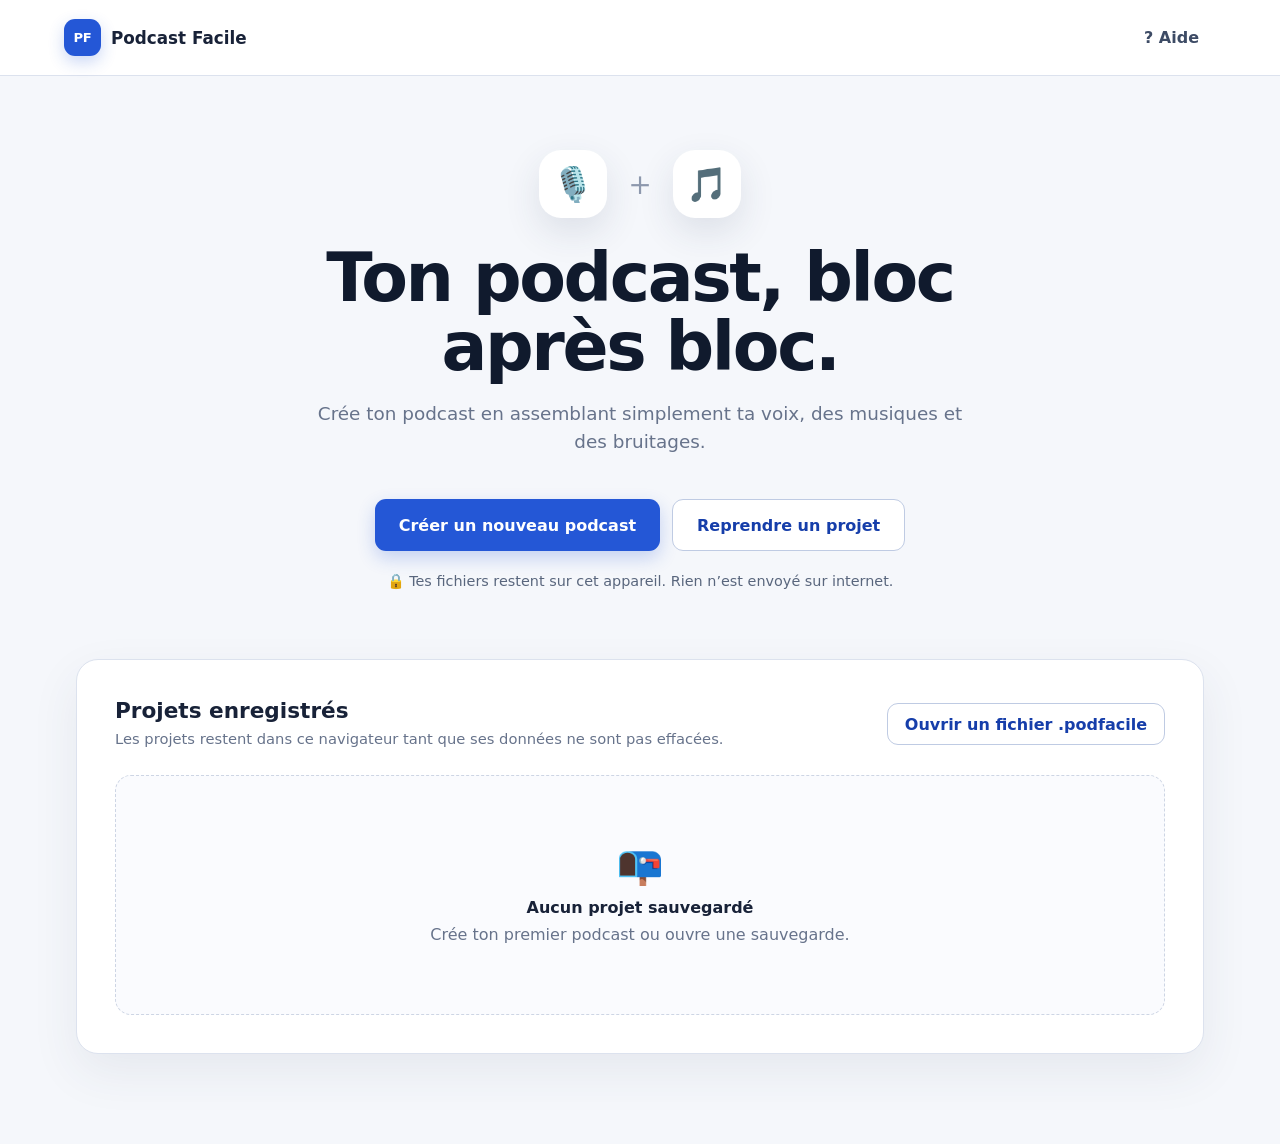
<file: site/index.html>
<!doctype html>
<html lang="fr">
  <head>
    <meta charset="UTF-8" />
    <meta name="viewport" content="width=device-width, initial-scale=1.0" />
    <meta name="theme-color" content="#2457d6" />
    <link rel="icon" href="data:image/svg+xml,%3Csvg xmlns=%27http://www.w3.org/2000/svg%27 viewBox=%270 0 64 64%27%3E%3Crect width=%2764%27 height=%2764%27 rx=%2718%27 fill=%27%232457d6%27/%3E%3Ctext x=%2732%27 y=%2741%27 text-anchor=%27middle%27 font-family=%27Arial%27 font-size=%2724%27 font-weight=%27700%27 fill=%27white%27%3EPF%3C/text%3E%3C/svg%3E" />
    <meta name="description" content="Podcast Facile : crée un podcast en assemblant simplement ta voix, des musiques et des bruitages." />
    <title>Podcast Facile</title>
    <script type="module" crossorigin src="./assets/index-CHU7kyGp.js"></script>
    <link rel="stylesheet" crossorigin href="./assets/index-CZsT-Iz4.css">
  </head>
  <body>
    <div id="root"></div>
  </body>
</html>
</file>
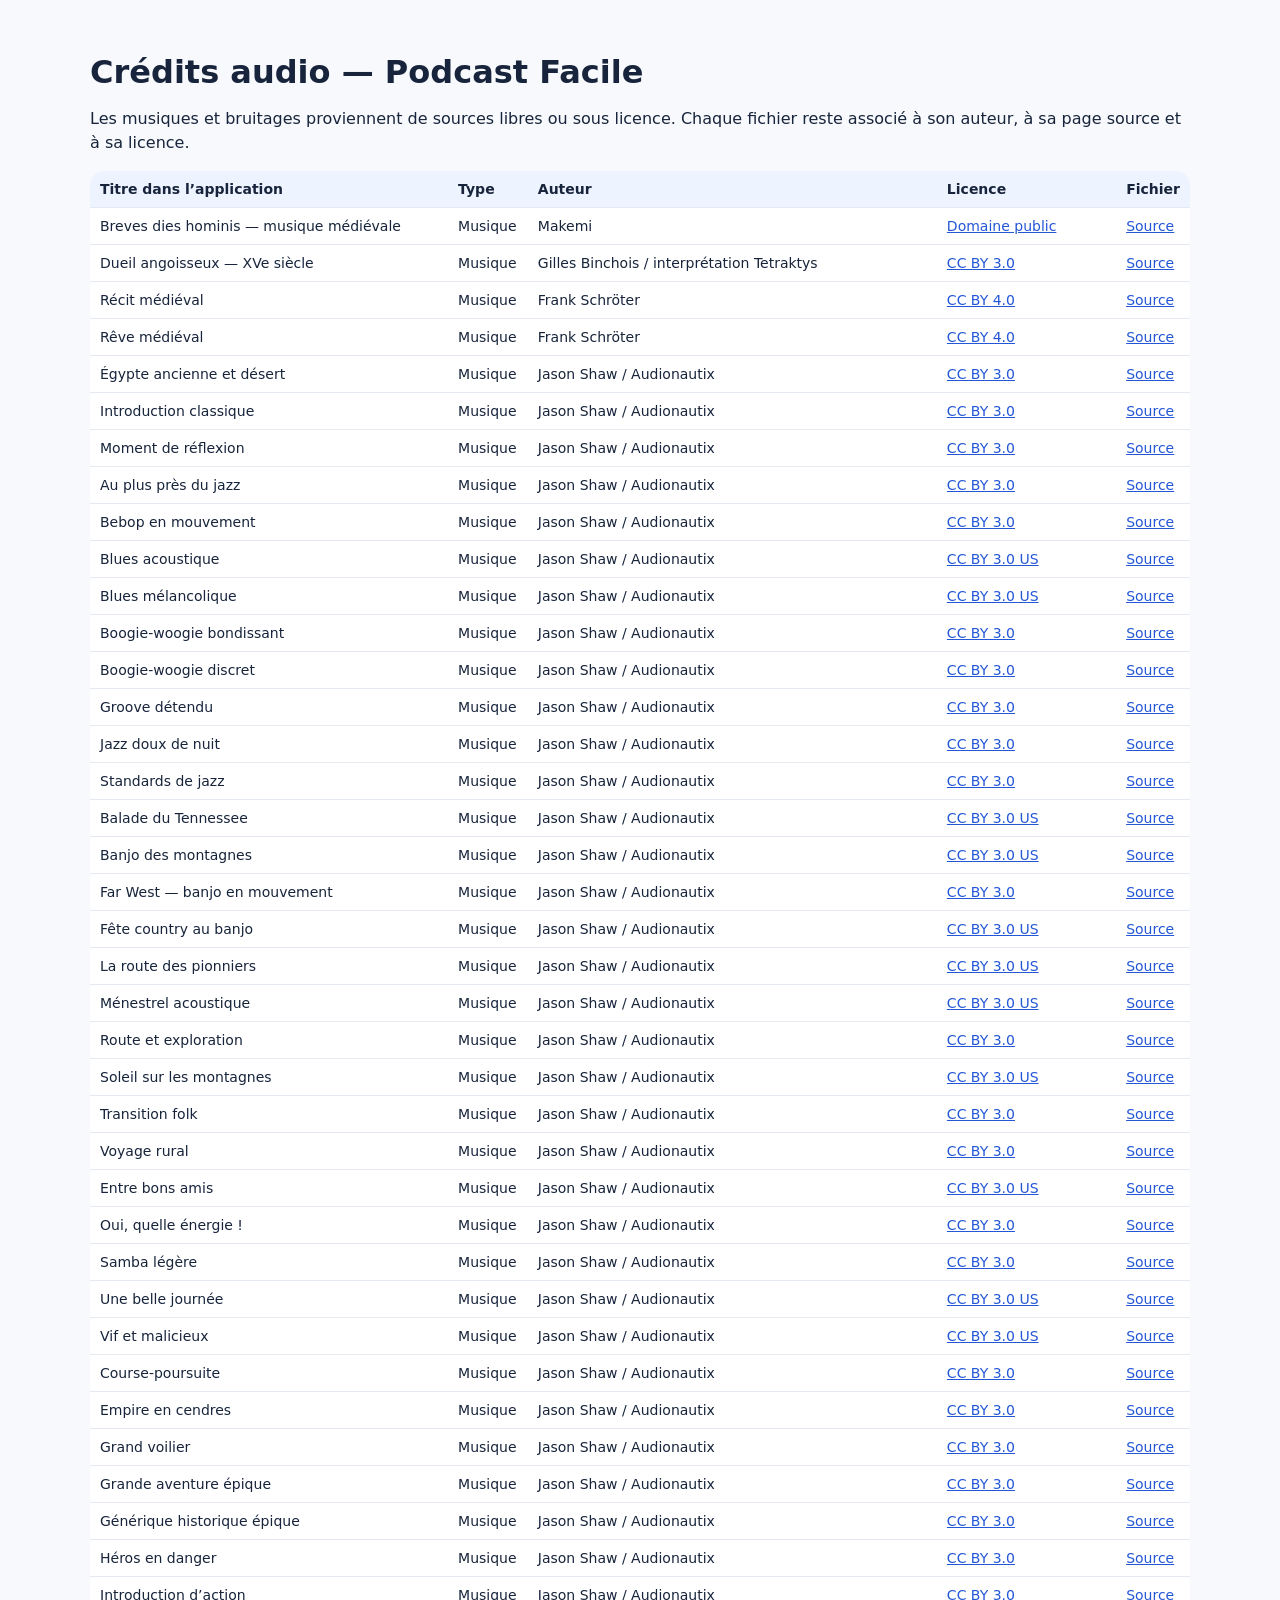
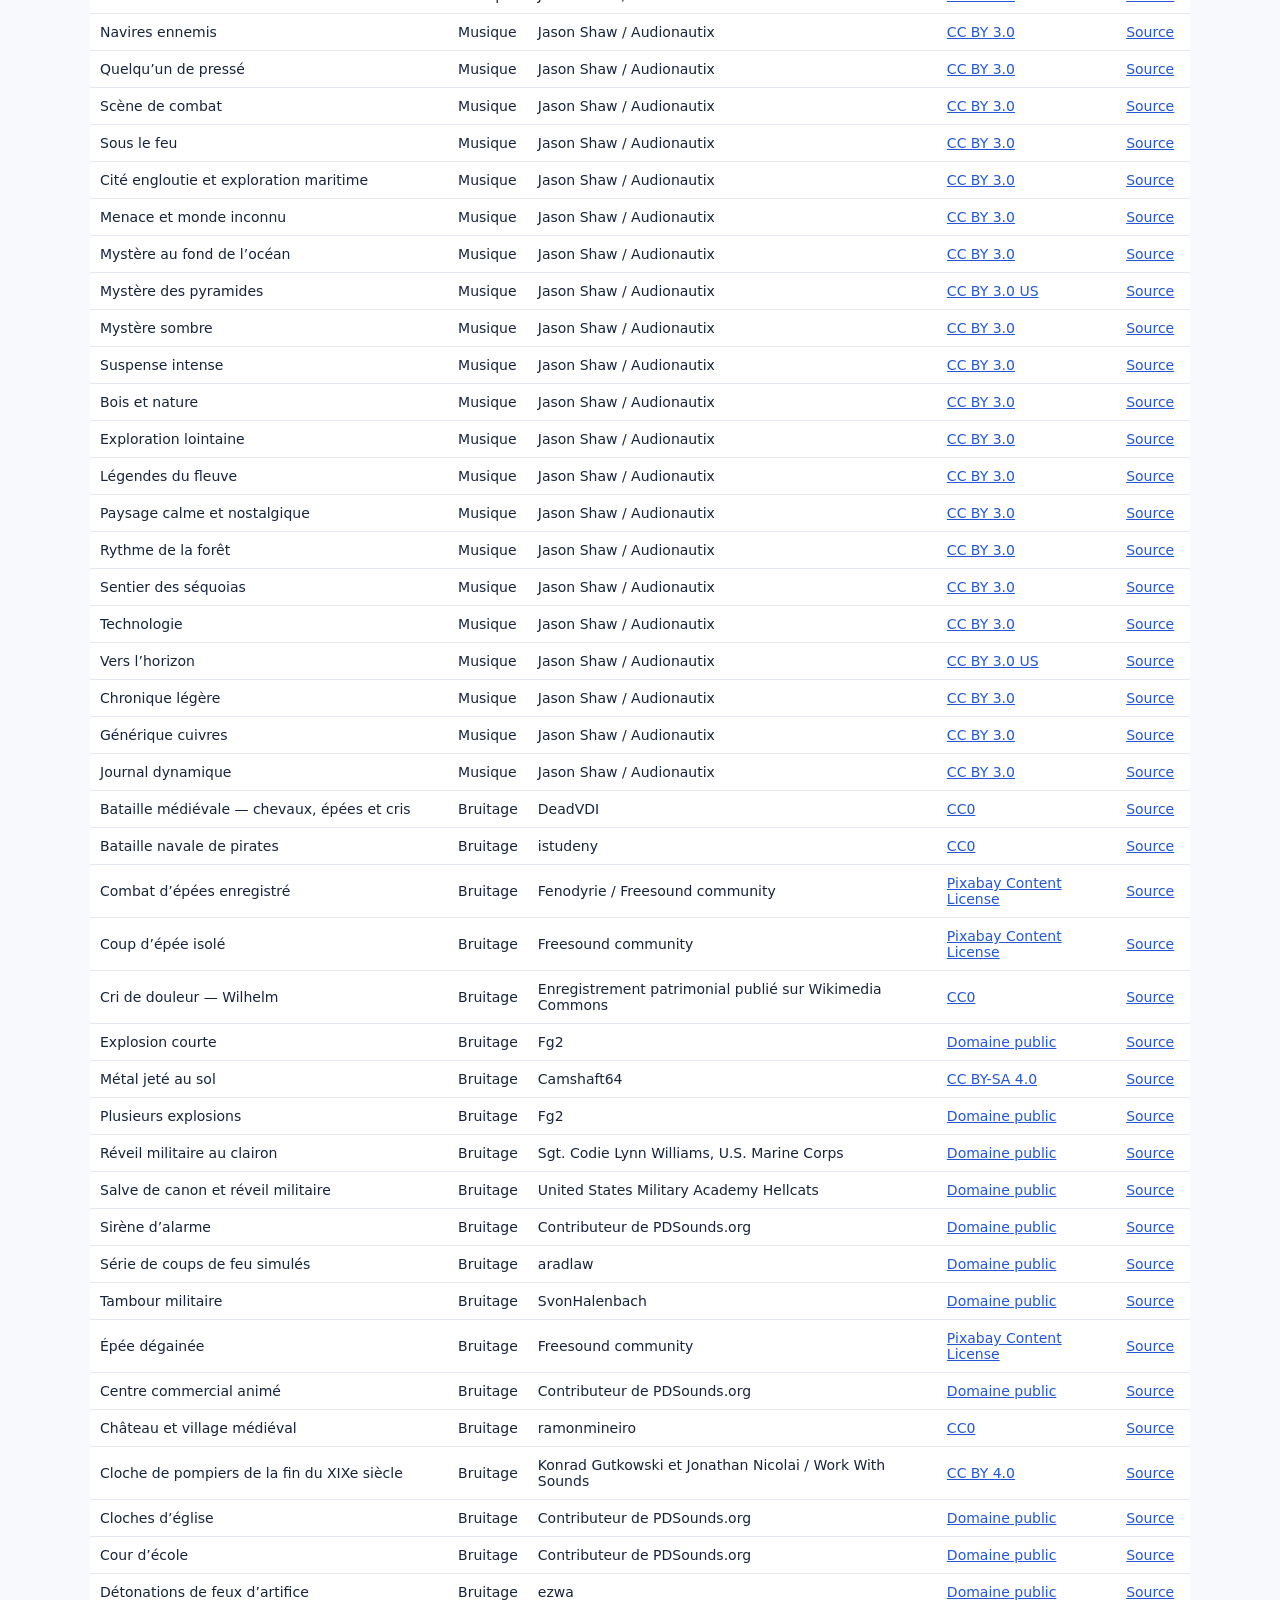
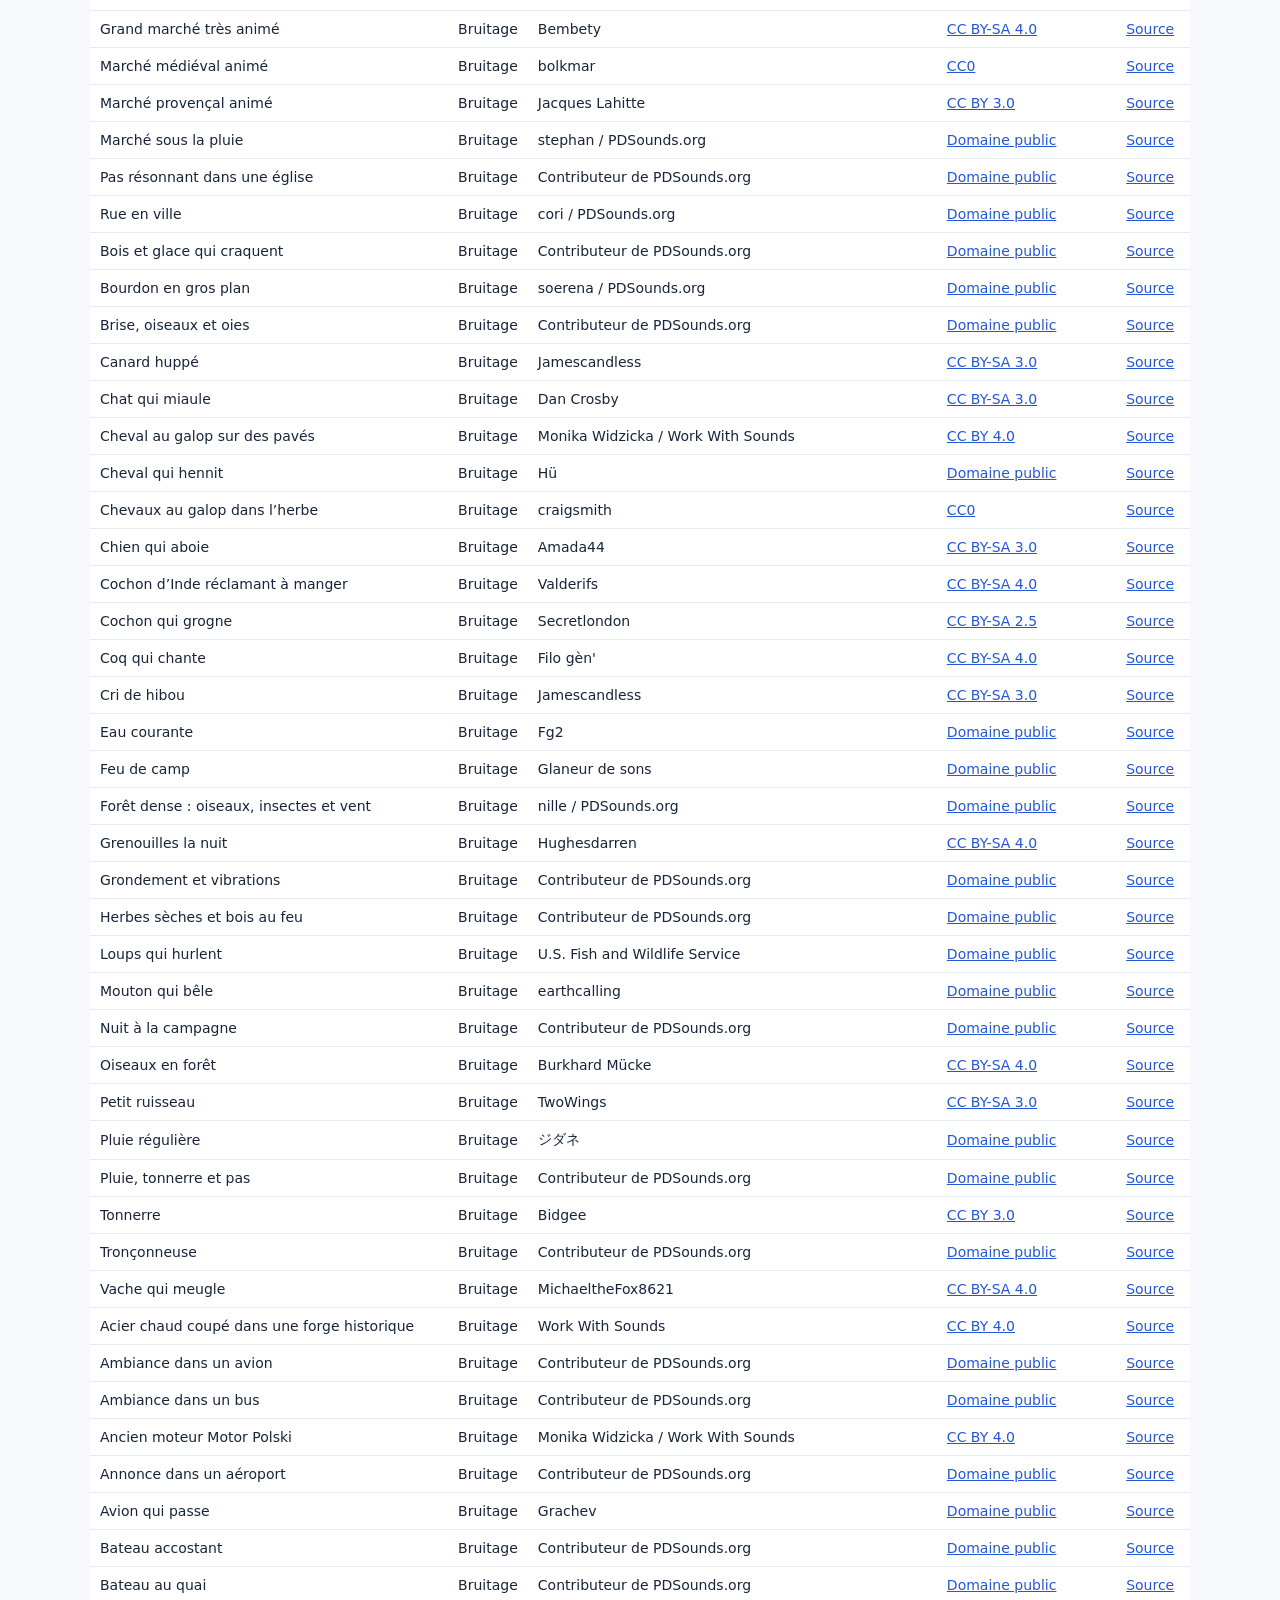
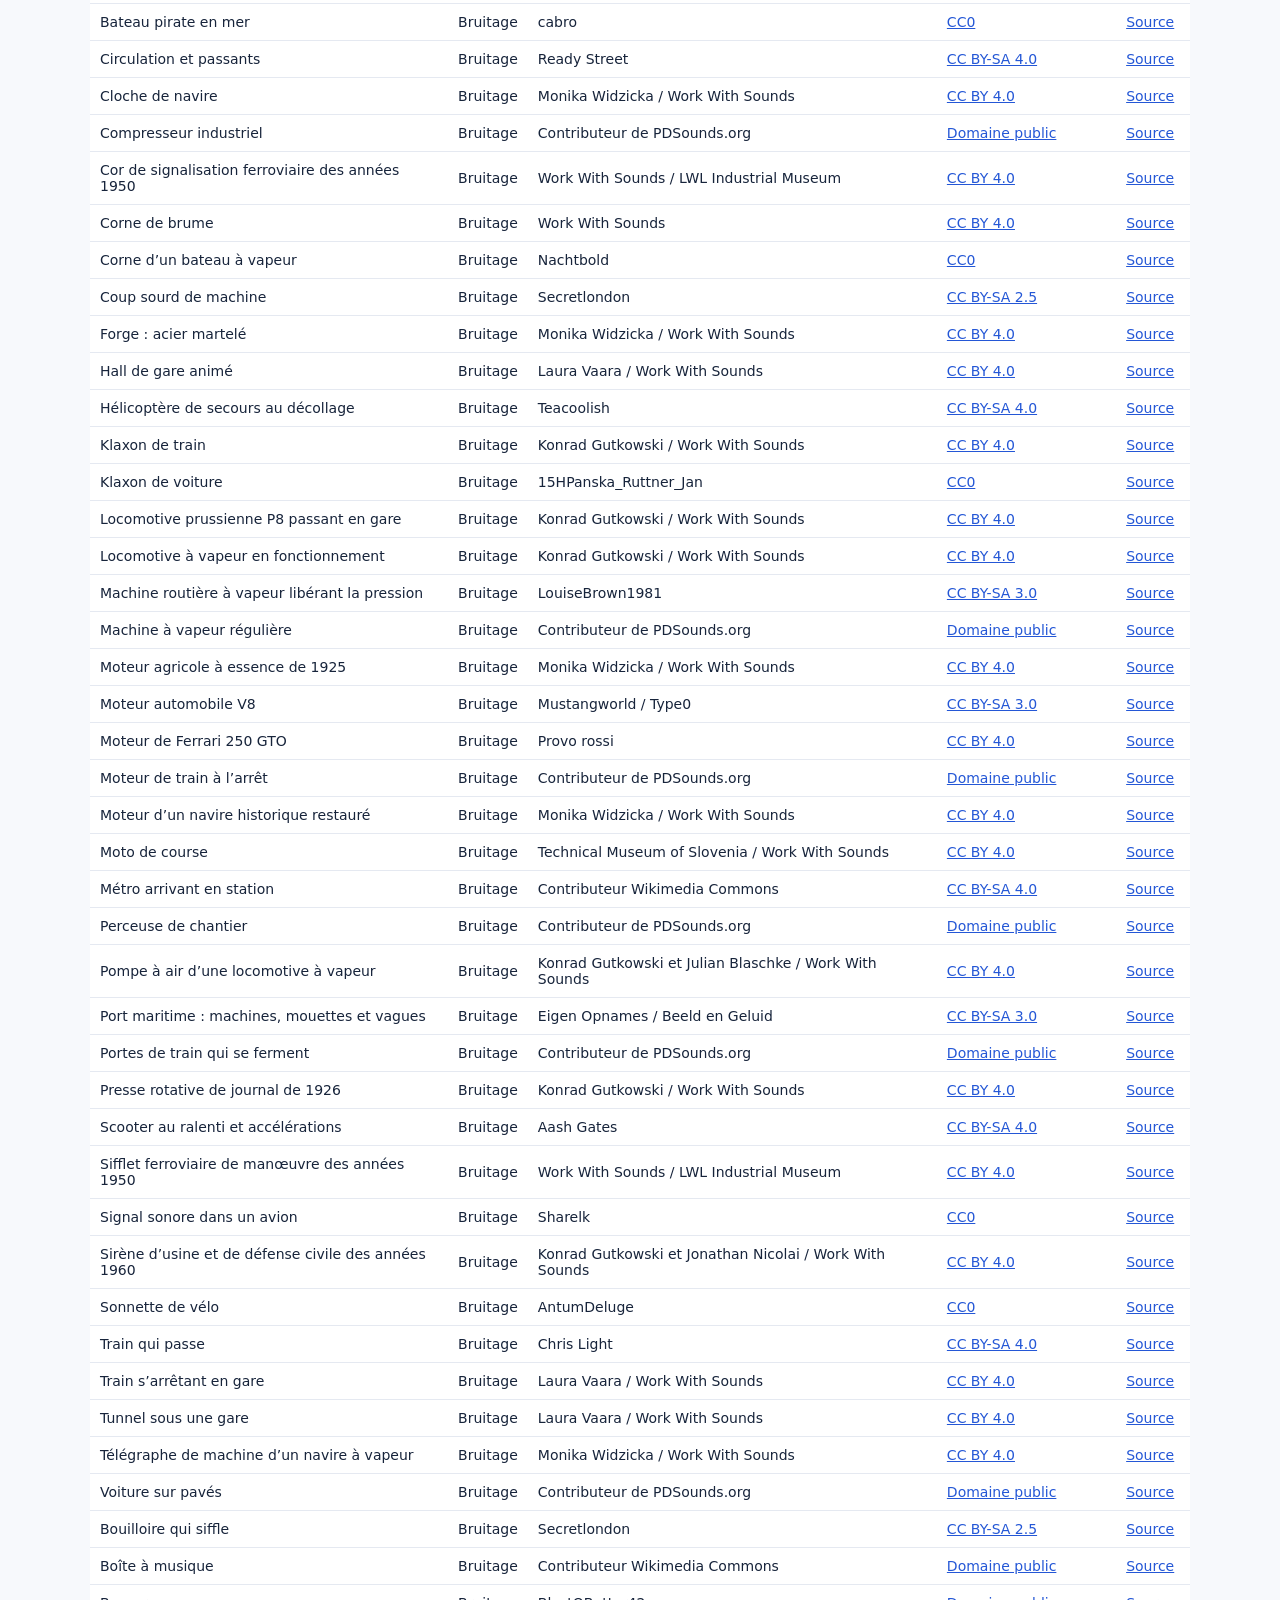
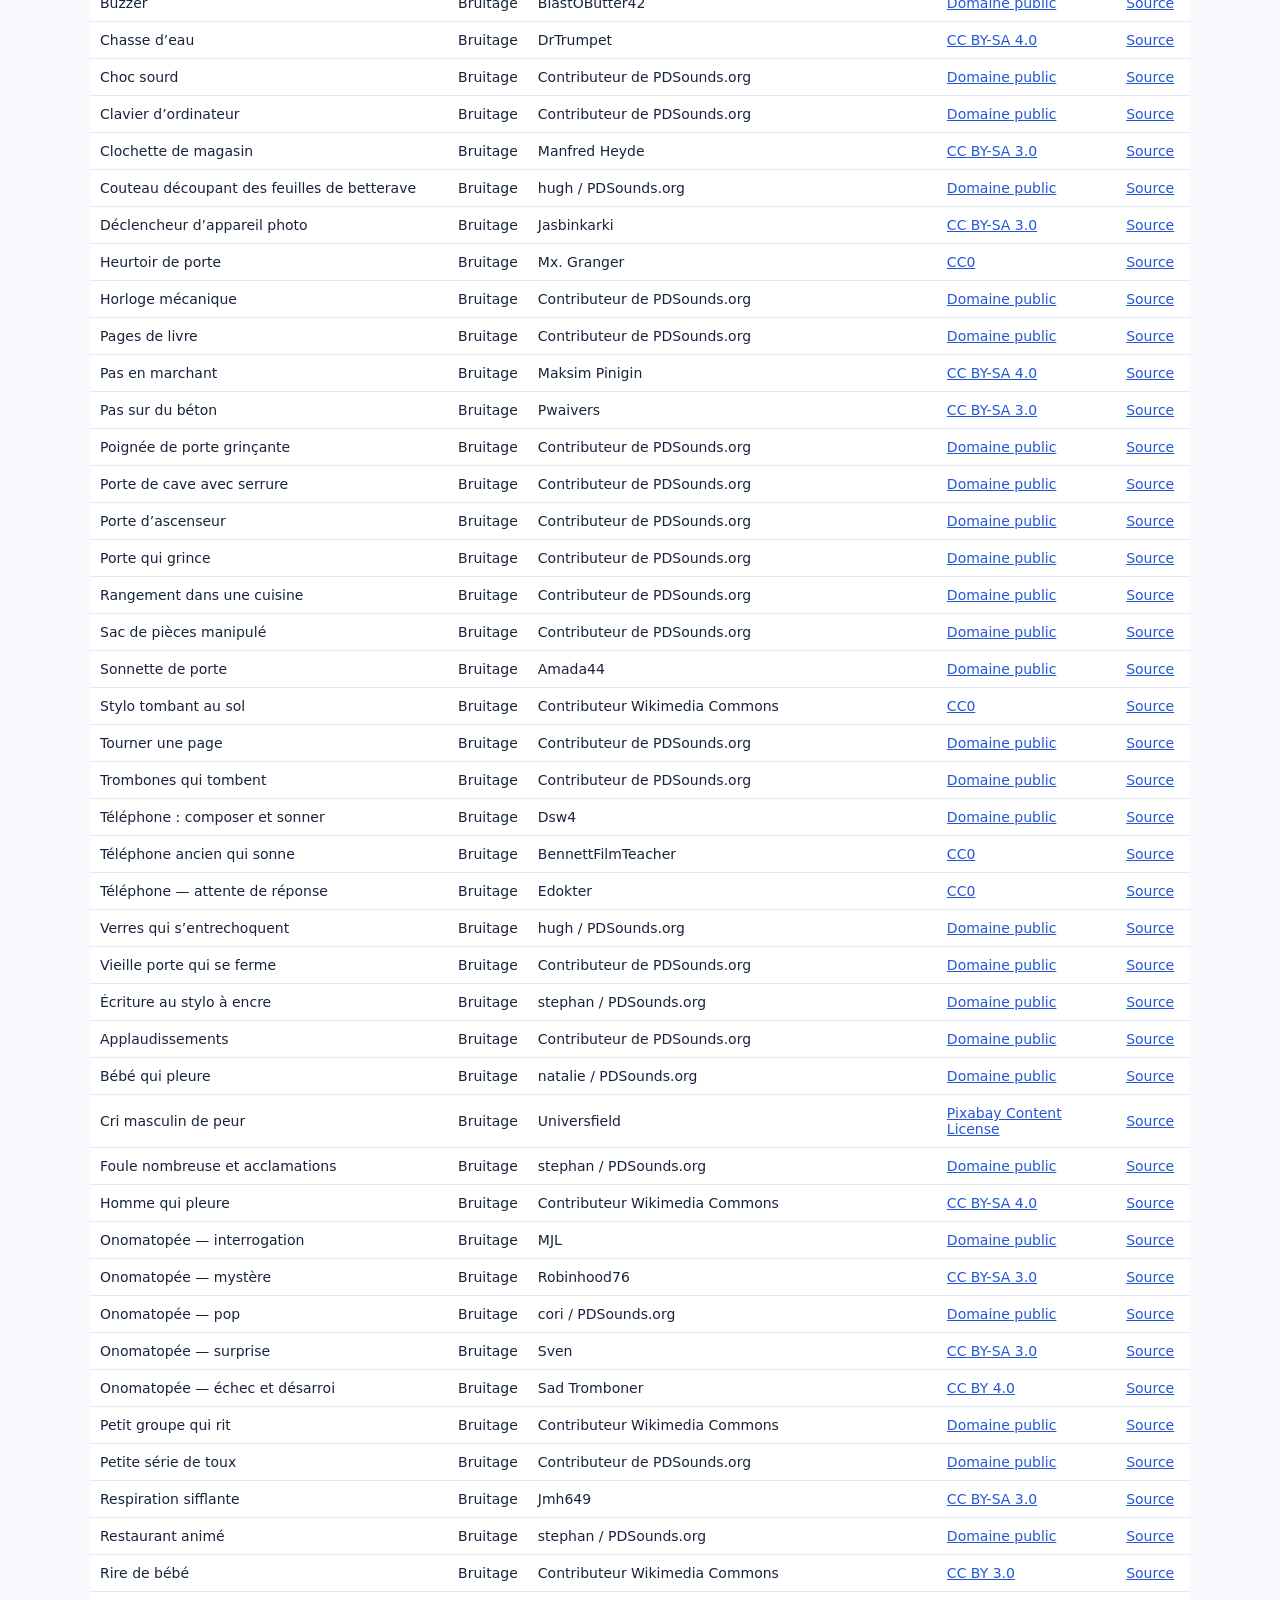
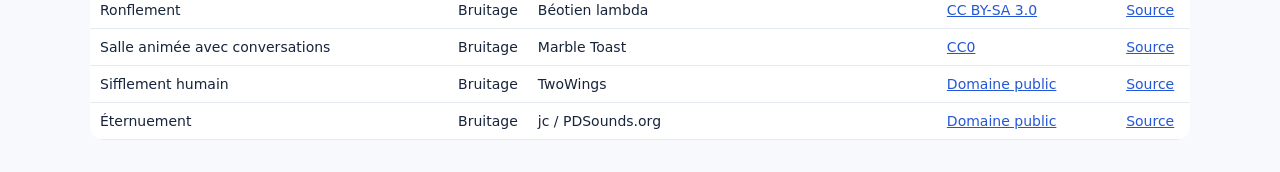
<file: site/audio-credits.html>
<!doctype html><html lang="fr"><head><meta charset="utf-8"><meta name="viewport" content="width=device-width,initial-scale=1"><title>Crédits audio — Podcast Facile</title><style>body{font:16px system-ui;margin:0;background:#f7f9fc;color:#17243b}main{max-width:1100px;margin:auto;padding:32px 18px}h1{margin-bottom:8px}p{line-height:1.5}table{width:100%;border-collapse:collapse;background:white;border-radius:14px;overflow:hidden}th,td{text-align:left;padding:10px;border-bottom:1px solid #e5e9f1;font-size:14px}th{background:#edf3ff}a{color:#2457d6}@media(max-width:700px){table,tbody,tr,td{display:block}thead{display:none}tr{padding:10px;border-bottom:1px solid #ddd}td{border:0;padding:4px 8px}}</style></head><body><main><h1>Crédits audio — Podcast Facile</h1><p>Les musiques et bruitages proviennent de sources libres ou sous licence. Chaque fichier reste associé à son auteur, à sa page source et à sa licence.</p><table><thead><tr><th>Titre dans l’application</th><th>Type</th><th>Auteur</th><th>Licence</th><th>Fichier</th></tr></thead><tbody><tr><td>Breves dies hominis — musique médiévale</td><td>Musique</td><td>Makemi</td><td><a href="https://creativecommons.org/publicdomain/mark/1.0/">Domaine public</a></td><td><a href="https://commons.wikimedia.org/wiki/File:Breves_dies_hominis.ogg">Source</a></td></tr><tr><td>Dueil angoisseux — XVe siècle</td><td>Musique</td><td>Gilles Binchois / interprétation Tetraktys</td><td><a href="https://creativecommons.org/licenses/by/3.0/">CC BY 3.0</a></td><td><a href="https://commons.wikimedia.org/wiki/File:Dueil_angoisseux.ogg">Source</a></td></tr><tr><td>Récit médiéval</td><td>Musique</td><td>Frank Schröter</td><td><a href="https://creativecommons.org/licenses/by/4.0/">CC BY 4.0</a></td><td><a href="https://commons.wikimedia.org/wiki/File:Medieval_Story_by_Frank_Schr%C3%B6ter.ogg">Source</a></td></tr><tr><td>Rêve médiéval</td><td>Musique</td><td>Frank Schröter</td><td><a href="https://creativecommons.org/licenses/by/4.0/">CC BY 4.0</a></td><td><a href="https://commons.wikimedia.org/wiki/File:Medieval_Dream_by_Frank_Schr%C3%B6ter.ogg">Source</a></td></tr><tr><td>Égypte ancienne et désert</td><td>Musique</td><td>Jason Shaw / Audionautix</td><td><a href="https://creativecommons.org/licenses/by/3.0/">CC BY 3.0</a></td><td><a href="https://commons.wikimedia.org/wiki/File:Audionautix-com-ccby-egyptiancrawl.mp3">Source</a></td></tr><tr><td>Introduction classique</td><td>Musique</td><td>Jason Shaw / Audionautix</td><td><a href="https://creativecommons.org/licenses/by/3.0/">CC BY 3.0</a></td><td><a href="https://commons.wikimedia.org/wiki/File:Audionautix-com-ccby-30secondclassical.mp3">Source</a></td></tr><tr><td>Moment de réflexion</td><td>Musique</td><td>Jason Shaw / Audionautix</td><td><a href="https://creativecommons.org/licenses/by/3.0/">CC BY 3.0</a></td><td><a href="https://commons.wikimedia.org/wiki/File:A_Moments_Reflection.mp3">Source</a></td></tr><tr><td>Au plus près du jazz</td><td>Musique</td><td>Jason Shaw / Audionautix</td><td><a href="https://creativecommons.org/licenses/by/3.0/">CC BY 3.0</a></td><td><a href="https://commons.wikimedia.org/wiki/File:Audionautix-com-ccby-closertojazz.mp3">Source</a></td></tr><tr><td>Bebop en mouvement</td><td>Musique</td><td>Jason Shaw / Audionautix</td><td><a href="https://creativecommons.org/licenses/by/3.0/">CC BY 3.0</a></td><td><a href="https://commons.wikimedia.org/wiki/File:Audionautix-com-ccby-bebop25.mp3">Source</a></td></tr><tr><td>Blues acoustique</td><td>Musique</td><td>Jason Shaw / Audionautix</td><td><a href="https://creativecommons.org/licenses/by/3.0/us/">CC BY 3.0 US</a></td><td><a href="https://commons.wikimedia.org/wiki/File:Jason_Shaw_-_ACOUSTIC_BLUES.ogg">Source</a></td></tr><tr><td>Blues mélancolique</td><td>Musique</td><td>Jason Shaw / Audionautix</td><td><a href="https://creativecommons.org/licenses/by/3.0/us/">CC BY 3.0 US</a></td><td><a href="https://commons.wikimedia.org/wiki/File:Jason_Shaw_-_CRYIN_IN_MY_BEER.ogg">Source</a></td></tr><tr><td>Boogie-woogie bondissant</td><td>Musique</td><td>Jason Shaw / Audionautix</td><td><a href="https://creativecommons.org/licenses/by/3.0/">CC BY 3.0</a></td><td><a href="https://commons.wikimedia.org/wiki/File:Audionautix-com-ccby-jumpinboogiewoogie.mp3">Source</a></td></tr><tr><td>Boogie-woogie discret</td><td>Musique</td><td>Jason Shaw / Audionautix</td><td><a href="https://creativecommons.org/licenses/by/3.0/">CC BY 3.0</a></td><td><a href="https://commons.wikimedia.org/wiki/File:Audionautix-com-ccby-boogiewoogiebed.mp3">Source</a></td></tr><tr><td>Groove détendu</td><td>Musique</td><td>Jason Shaw / Audionautix</td><td><a href="https://creativecommons.org/licenses/by/3.0/">CC BY 3.0</a></td><td><a href="https://commons.wikimedia.org/wiki/File:Audionautix-com-ccby-datgroovefulltrack.mp3">Source</a></td></tr><tr><td>Jazz doux de nuit</td><td>Musique</td><td>Jason Shaw / Audionautix</td><td><a href="https://creativecommons.org/licenses/by/3.0/">CC BY 3.0</a></td><td><a href="https://commons.wikimedia.org/wiki/File:Audionautix-com-ccby-smoothjazznight.mp3">Source</a></td></tr><tr><td>Standards de jazz</td><td>Musique</td><td>Jason Shaw / Audionautix</td><td><a href="https://creativecommons.org/licenses/by/3.0/">CC BY 3.0</a></td><td><a href="https://commons.wikimedia.org/wiki/File:Audionautix-com-ccby-standardjazzbars.mp3">Source</a></td></tr><tr><td>Balade du Tennessee</td><td>Musique</td><td>Jason Shaw / Audionautix</td><td><a href="https://creativecommons.org/licenses/by/3.0/us/">CC BY 3.0 US</a></td><td><a href="https://commons.wikimedia.org/wiki/File:Jason_Shaw_-_TENNESEE_HAYRIDE.ogg">Source</a></td></tr><tr><td>Banjo des montagnes</td><td>Musique</td><td>Jason Shaw / Audionautix</td><td><a href="https://creativecommons.org/licenses/by/3.0/us/">CC BY 3.0 US</a></td><td><a href="https://commons.wikimedia.org/wiki/File:Jason_Shaw_-_ROCKY_TOP.ogg">Source</a></td></tr><tr><td>Far West — banjo en mouvement</td><td>Musique</td><td>Jason Shaw / Audionautix</td><td><a href="https://creativecommons.org/licenses/by/3.0/">CC BY 3.0</a></td><td><a href="https://commons.wikimedia.org/wiki/File:Audionautix-com-ccby-banjohop.mp3">Source</a></td></tr><tr><td>Fête country au banjo</td><td>Musique</td><td>Jason Shaw / Audionautix</td><td><a href="https://creativecommons.org/licenses/by/3.0/us/">CC BY 3.0 US</a></td><td><a href="https://commons.wikimedia.org/wiki/File:Jason_Shaw_-_HOEDOWN.ogg">Source</a></td></tr><tr><td>La route des pionniers</td><td>Musique</td><td>Jason Shaw / Audionautix</td><td><a href="https://creativecommons.org/licenses/by/3.0/us/">CC BY 3.0 US</a></td><td><a href="https://commons.wikimedia.org/wiki/File:Jason_Shaw_-_PIONEERS.ogg">Source</a></td></tr><tr><td>Ménestrel acoustique</td><td>Musique</td><td>Jason Shaw / Audionautix</td><td><a href="https://creativecommons.org/licenses/by/3.0/us/">CC BY 3.0 US</a></td><td><a href="https://commons.wikimedia.org/wiki/File:Jason_Shaw_-_MINSTREL.ogg">Source</a></td></tr><tr><td>Route et exploration</td><td>Musique</td><td>Jason Shaw / Audionautix</td><td><a href="https://creativecommons.org/licenses/by/3.0/">CC BY 3.0</a></td><td><a href="https://commons.wikimedia.org/wiki/File:Audionautix-com-ccby-dobromash.mp3">Source</a></td></tr><tr><td>Soleil sur les montagnes</td><td>Musique</td><td>Jason Shaw / Audionautix</td><td><a href="https://creativecommons.org/licenses/by/3.0/us/">CC BY 3.0 US</a></td><td><a href="https://commons.wikimedia.org/wiki/File:Jason_Shaw_-_MOUNTAIN_SUN.ogg">Source</a></td></tr><tr><td>Transition folk</td><td>Musique</td><td>Jason Shaw / Audionautix</td><td><a href="https://creativecommons.org/licenses/by/3.0/">CC BY 3.0</a></td><td><a href="https://commons.wikimedia.org/wiki/File:Audionautix-com-ccby-banjoshort.mp3">Source</a></td></tr><tr><td>Voyage rural</td><td>Musique</td><td>Jason Shaw / Audionautix</td><td><a href="https://creativecommons.org/licenses/by/3.0/">CC BY 3.0</a></td><td><a href="https://commons.wikimedia.org/wiki/File:Audionautix-com-ccby-countrycue1.mp3">Source</a></td></tr><tr><td>Entre bons amis</td><td>Musique</td><td>Jason Shaw / Audionautix</td><td><a href="https://creativecommons.org/licenses/by/3.0/us/">CC BY 3.0 US</a></td><td><a href="https://commons.wikimedia.org/wiki/File:Jason_Shaw_-_GOOD_FRIEND.ogg">Source</a></td></tr><tr><td>Oui, quelle énergie !</td><td>Musique</td><td>Jason Shaw / Audionautix</td><td><a href="https://creativecommons.org/licenses/by/3.0/">CC BY 3.0</a></td><td><a href="https://commons.wikimedia.org/wiki/File:Audionautix-com-ccby-yeahyeah.mp3">Source</a></td></tr><tr><td>Samba légère</td><td>Musique</td><td>Jason Shaw / Audionautix</td><td><a href="https://creativecommons.org/licenses/by/3.0/">CC BY 3.0</a></td><td><a href="https://commons.wikimedia.org/wiki/File:Audionautix-com-ccby-sidewayssamba.mp3">Source</a></td></tr><tr><td>Une belle journée</td><td>Musique</td><td>Jason Shaw / Audionautix</td><td><a href="https://creativecommons.org/licenses/by/3.0/us/">CC BY 3.0 US</a></td><td><a href="https://commons.wikimedia.org/wiki/File:Jason_Shaw_-_ONE_FINE_DAY.ogg">Source</a></td></tr><tr><td>Vif et malicieux</td><td>Musique</td><td>Jason Shaw / Audionautix</td><td><a href="https://creativecommons.org/licenses/by/3.0/us/">CC BY 3.0 US</a></td><td><a href="https://commons.wikimedia.org/wiki/File:Jason_Shaw_-_SNAPPY.ogg">Source</a></td></tr><tr><td>Course-poursuite</td><td>Musique</td><td>Jason Shaw / Audionautix</td><td><a href="https://creativecommons.org/licenses/by/3.0/">CC BY 3.0</a></td><td><a href="https://commons.wikimedia.org/wiki/File:Audionautix-com-ccby-chasinit.mp3">Source</a></td></tr><tr><td>Empire en cendres</td><td>Musique</td><td>Jason Shaw / Audionautix</td><td><a href="https://creativecommons.org/licenses/by/3.0/">CC BY 3.0</a></td><td><a href="https://commons.wikimedia.org/wiki/File:Audionautix-com-ccby-ashesofanempire.mp3">Source</a></td></tr><tr><td>Grand voilier</td><td>Musique</td><td>Jason Shaw / Audionautix</td><td><a href="https://creativecommons.org/licenses/by/3.0/">CC BY 3.0</a></td><td><a href="https://commons.wikimedia.org/wiki/File:Audionautix-com-ccby-atallship.mp3">Source</a></td></tr><tr><td>Grande aventure épique</td><td>Musique</td><td>Jason Shaw / Audionautix</td><td><a href="https://creativecommons.org/licenses/by/3.0/">CC BY 3.0</a></td><td><a href="https://commons.wikimedia.org/wiki/File:Audionautix-com-ccby-epicseries.mp3">Source</a></td></tr><tr><td>Générique historique épique</td><td>Musique</td><td>Jason Shaw / Audionautix</td><td><a href="https://creativecommons.org/licenses/by/3.0/">CC BY 3.0</a></td><td><a href="https://commons.wikimedia.org/wiki/File:Audionautix-com-ccby-epictvtheme.mp3">Source</a></td></tr><tr><td>Héros en danger</td><td>Musique</td><td>Jason Shaw / Audionautix</td><td><a href="https://creativecommons.org/licenses/by/3.0/">CC BY 3.0</a></td><td><a href="https://commons.wikimedia.org/wiki/File:Audionautix-com-ccby-heroinperil.mp3">Source</a></td></tr><tr><td>Introduction d’action</td><td>Musique</td><td>Jason Shaw / Audionautix</td><td><a href="https://creativecommons.org/licenses/by/3.0/">CC BY 3.0</a></td><td><a href="https://commons.wikimedia.org/wiki/File:Audionautix-com-ccby-introaction.mp3">Source</a></td></tr><tr><td>Navires ennemis</td><td>Musique</td><td>Jason Shaw / Audionautix</td><td><a href="https://creativecommons.org/licenses/by/3.0/">CC BY 3.0</a></td><td><a href="https://commons.wikimedia.org/wiki/File:Audionautix-com-ccby-enemyships.mp3">Source</a></td></tr><tr><td>Quelqu’un de pressé</td><td>Musique</td><td>Jason Shaw / Audionautix</td><td><a href="https://creativecommons.org/licenses/by/3.0/">CC BY 3.0</a></td><td><a href="https://commons.wikimedia.org/wiki/File:Audionautix-com-ccby-getamoveon.mp3">Source</a></td></tr><tr><td>Scène de combat</td><td>Musique</td><td>Jason Shaw / Audionautix</td><td><a href="https://creativecommons.org/licenses/by/3.0/">CC BY 3.0</a></td><td><a href="https://commons.wikimedia.org/wiki/File:Audionautix-com-ccby-fightscene.mp3">Source</a></td></tr><tr><td>Sous le feu</td><td>Musique</td><td>Jason Shaw / Audionautix</td><td><a href="https://creativecommons.org/licenses/by/3.0/">CC BY 3.0</a></td><td><a href="https://commons.wikimedia.org/wiki/File:Audionautix-com-ccby-lineoffire.mp3">Source</a></td></tr><tr><td>Cité engloutie et exploration maritime</td><td>Musique</td><td>Jason Shaw / Audionautix</td><td><a href="https://creativecommons.org/licenses/by/3.0/">CC BY 3.0</a></td><td><a href="https://commons.wikimedia.org/wiki/File:Audionautix-com-ccby-atlantis.mp3">Source</a></td></tr><tr><td>Menace et monde inconnu</td><td>Musique</td><td>Jason Shaw / Audionautix</td><td><a href="https://creativecommons.org/licenses/by/3.0/">CC BY 3.0</a></td><td><a href="https://commons.wikimedia.org/wiki/File:Audionautix-com-ccby-eventhorizon.mp3">Source</a></td></tr><tr><td>Mystère au fond de l’océan</td><td>Musique</td><td>Jason Shaw / Audionautix</td><td><a href="https://creativecommons.org/licenses/by/3.0/">CC BY 3.0</a></td><td><a href="https://commons.wikimedia.org/wiki/File:Audionautix-com-ccby-oceanfloor.mp3">Source</a></td></tr><tr><td>Mystère des pyramides</td><td>Musique</td><td>Jason Shaw / Audionautix</td><td><a href="https://creativecommons.org/licenses/by/3.0/us/">CC BY 3.0 US</a></td><td><a href="https://commons.wikimedia.org/wiki/File:Jason_Shaw_-_Pyramids.ogg">Source</a></td></tr><tr><td>Mystère sombre</td><td>Musique</td><td>Jason Shaw / Audionautix</td><td><a href="https://creativecommons.org/licenses/by/3.0/">CC BY 3.0</a></td><td><a href="https://commons.wikimedia.org/wiki/File:Audionautix-com-ccby-houseofevil.mp3">Source</a></td></tr><tr><td>Suspense intense</td><td>Musique</td><td>Jason Shaw / Audionautix</td><td><a href="https://creativecommons.org/licenses/by/3.0/">CC BY 3.0</a></td><td><a href="https://commons.wikimedia.org/wiki/File:Audionautix-com-ccby-intensesuspense.mp3">Source</a></td></tr><tr><td>Bois et nature</td><td>Musique</td><td>Jason Shaw / Audionautix</td><td><a href="https://creativecommons.org/licenses/by/3.0/">CC BY 3.0</a></td><td><a href="https://commons.wikimedia.org/wiki/File:Audionautix-com-ccby-allgoodinthewood.mp3">Source</a></td></tr><tr><td>Exploration lointaine</td><td>Musique</td><td>Jason Shaw / Audionautix</td><td><a href="https://creativecommons.org/licenses/by/3.0/">CC BY 3.0</a></td><td><a href="https://commons.wikimedia.org/wiki/File:Audionautix-com-ccby-azimuth.mp3">Source</a></td></tr><tr><td>Légendes du fleuve</td><td>Musique</td><td>Jason Shaw / Audionautix</td><td><a href="https://creativecommons.org/licenses/by/3.0/">CC BY 3.0</a></td><td><a href="https://commons.wikimedia.org/wiki/File:Audionautix-com-ccby-legendsoftheriver.mp3">Source</a></td></tr><tr><td>Paysage calme et nostalgique</td><td>Musique</td><td>Jason Shaw / Audionautix</td><td><a href="https://creativecommons.org/licenses/by/3.0/">CC BY 3.0</a></td><td><a href="https://commons.wikimedia.org/wiki/File:Audionautix-com-ccby-autumnsunset.mp3">Source</a></td></tr><tr><td>Rythme de la forêt</td><td>Musique</td><td>Jason Shaw / Audionautix</td><td><a href="https://creativecommons.org/licenses/by/3.0/">CC BY 3.0</a></td><td><a href="https://commons.wikimedia.org/wiki/File:Audionautix-com-ccby-forestrhythm.mp3">Source</a></td></tr><tr><td>Sentier des séquoias</td><td>Musique</td><td>Jason Shaw / Audionautix</td><td><a href="https://creativecommons.org/licenses/by/3.0/">CC BY 3.0</a></td><td><a href="https://commons.wikimedia.org/wiki/File:Audionautix-com-ccby-redwoodtrail.mp3">Source</a></td></tr><tr><td>Technologie</td><td>Musique</td><td>Jason Shaw / Audionautix</td><td><a href="https://creativecommons.org/licenses/by/3.0/">CC BY 3.0</a></td><td><a href="https://commons.wikimedia.org/wiki/File:Audionautix-com-ccby-glitch.mp3">Source</a></td></tr><tr><td>Vers l’horizon</td><td>Musique</td><td>Jason Shaw / Audionautix</td><td><a href="https://creativecommons.org/licenses/by/3.0/us/">CC BY 3.0 US</a></td><td><a href="https://commons.wikimedia.org/wiki/File:Jason_Shaw_-_Vanishing_Horizon.ogg">Source</a></td></tr><tr><td>Chronique légère</td><td>Musique</td><td>Jason Shaw / Audionautix</td><td><a href="https://creativecommons.org/licenses/by/3.0/">CC BY 3.0</a></td><td><a href="https://commons.wikimedia.org/wiki/File:Audionautix-com-ccby-askrufus.mp3">Source</a></td></tr><tr><td>Générique cuivres</td><td>Musique</td><td>Jason Shaw / Audionautix</td><td><a href="https://creativecommons.org/licenses/by/3.0/">CC BY 3.0</a></td><td><a href="https://commons.wikimedia.org/wiki/File:Audionautix-com-ccby-bighornsintro2.mp3">Source</a></td></tr><tr><td>Journal dynamique</td><td>Musique</td><td>Jason Shaw / Audionautix</td><td><a href="https://creativecommons.org/licenses/by/3.0/">CC BY 3.0</a></td><td><a href="https://commons.wikimedia.org/wiki/File:Audionautix-com-ccby-funbusyintro.mp3">Source</a></td></tr><tr><td>Bataille médiévale — chevaux, épées et cris</td><td>Bruitage</td><td>DeadVDI</td><td><a href="https://creativecommons.org/publicdomain/zero/1.0/">CC0</a></td><td><a href="https://freesound.org/people/DeadVDI/sounds/376646/">Source</a></td></tr><tr><td>Bataille navale de pirates</td><td>Bruitage</td><td>istudeny</td><td><a href="https://creativecommons.org/publicdomain/zero/1.0/">CC0</a></td><td><a href="https://freesound.org/people/istudeny/sounds/576054/">Source</a></td></tr><tr><td>Combat d’épées enregistré</td><td>Bruitage</td><td>Fenodyrie / Freesound community</td><td><a href="https://pixabay.com/service/license-summary/">Pixabay Content License</a></td><td><a href="https://pixabay.com/sound-effects/film-special-effects-sword-against-sword-6341/">Source</a></td></tr><tr><td>Coup d’épée isolé</td><td>Bruitage</td><td>Freesound community</td><td><a href="https://pixabay.com/service/license-summary/">Pixabay Content License</a></td><td><a href="https://pixabay.com/sound-effects/film-special-effects-sword-hit-7160/">Source</a></td></tr><tr><td>Cri de douleur — Wilhelm</td><td>Bruitage</td><td>Enregistrement patrimonial publié sur Wikimedia Commons</td><td><a href="https://creativecommons.org/publicdomain/zero/1.0/">CC0</a></td><td><a href="https://commons.wikimedia.org/wiki/File:Wilhelm_Scream.ogg">Source</a></td></tr><tr><td>Explosion courte</td><td>Bruitage</td><td>Fg2</td><td><a href="https://creativecommons.org/publicdomain/mark/1.0/">Domaine public</a></td><td><a href="https://commons.wikimedia.org/wiki/File:Explosion-LS100155.ogg">Source</a></td></tr><tr><td>Métal jeté au sol</td><td>Bruitage</td><td>Camshaft64</td><td><a href="https://creativecommons.org/licenses/by-sa/4.0/">CC BY-SA 4.0</a></td><td><a href="https://commons.wikimedia.org/wiki/File:Metal_Clanging_Noises.ogg">Source</a></td></tr><tr><td>Plusieurs explosions</td><td>Bruitage</td><td>Fg2</td><td><a href="https://creativecommons.org/publicdomain/mark/1.0/">Domaine public</a></td><td><a href="https://commons.wikimedia.org/wiki/File:Explosions-LS100152.ogg">Source</a></td></tr><tr><td>Réveil militaire au clairon</td><td>Bruitage</td><td>Sgt. Codie Lynn Williams, U.S. Marine Corps</td><td><a href="https://creativecommons.org/publicdomain/mark/1.0/">Domaine public</a></td><td><a href="https://commons.wikimedia.org/wiki/File:Reveille.ogg">Source</a></td></tr><tr><td>Salve de canon et réveil militaire</td><td>Bruitage</td><td>United States Military Academy Hellcats</td><td><a href="https://creativecommons.org/publicdomain/mark/1.0/">Domaine public</a></td><td><a href="https://commons.wikimedia.org/wiki/File:01_Salute_Cannon_Reveille.ogg">Source</a></td></tr><tr><td>Sirène d’alarme</td><td>Bruitage</td><td>Contributeur de PDSounds.org</td><td><a href="https://creativecommons.org/publicdomain/mark/1.0/">Domaine public</a></td><td><a href="https://commons.wikimedia.org/wiki/File:Alarm_or_siren.ogg">Source</a></td></tr><tr><td>Série de coups de feu simulés</td><td>Bruitage</td><td>aradlaw</td><td><a href="https://creativecommons.org/publicdomain/mark/1.0/">Domaine public</a></td><td><a href="https://commons.wikimedia.org/wiki/File:Gunshots_8.ogg">Source</a></td></tr><tr><td>Tambour militaire</td><td>Bruitage</td><td>SvonHalenbach</td><td><a href="https://creativecommons.org/publicdomain/mark/1.0/">Domaine public</a></td><td><a href="https://commons.wikimedia.org/wiki/File:Militarydrumbeat.ogg">Source</a></td></tr><tr><td>Épée dégainée</td><td>Bruitage</td><td>Freesound community</td><td><a href="https://pixabay.com/service/license-summary/">Pixabay Content License</a></td><td><a href="https://pixabay.com/sound-effects/film-special-effects-unsheath-sword-6113/">Source</a></td></tr><tr><td>Centre commercial animé</td><td>Bruitage</td><td>Contributeur de PDSounds.org</td><td><a href="https://creativecommons.org/publicdomain/mark/1.0/">Domaine public</a></td><td><a href="https://commons.wikimedia.org/wiki/File:1_minute_at_the_alexa_mall_in_berlin.ogg">Source</a></td></tr><tr><td>Château et village médiéval</td><td>Bruitage</td><td>ramonmineiro</td><td><a href="https://creativecommons.org/publicdomain/zero/1.0/">CC0</a></td><td><a href="https://freesound.org/people/ramonmineiro/sounds/578072/">Source</a></td></tr><tr><td>Cloche de pompiers de la fin du XIXe siècle</td><td>Bruitage</td><td>Konrad Gutkowski et Jonathan Nicolai / Work With Sounds</td><td><a href="https://creativecommons.org/licenses/by/4.0/">CC BY 4.0</a></td><td><a href="https://commons.wikimedia.org/wiki/File:WWS_Firedepartmentbell.ogg">Source</a></td></tr><tr><td>Cloches d’église</td><td>Bruitage</td><td>Contributeur de PDSounds.org</td><td><a href="https://creativecommons.org/publicdomain/mark/1.0/">Domaine public</a></td><td><a href="https://commons.wikimedia.org/wiki/File:Church_bells_-_Leverkusen,_2007.oga">Source</a></td></tr><tr><td>Cour d’école</td><td>Bruitage</td><td>Contributeur de PDSounds.org</td><td><a href="https://creativecommons.org/publicdomain/mark/1.0/">Domaine public</a></td><td><a href="https://commons.wikimedia.org/wiki/File:Douzen_kids_on_playground.ogg">Source</a></td></tr><tr><td>Détonations de feux d’artifice</td><td>Bruitage</td><td>ezwa</td><td><a href="https://creativecommons.org/publicdomain/mark/1.0/">Domaine public</a></td><td><a href="https://commons.wikimedia.org/wiki/File:Noises_and_fireworks.ogg">Source</a></td></tr><tr><td>Grand marché très animé</td><td>Bruitage</td><td>Bembety</td><td><a href="https://creativecommons.org/licenses/by-sa/4.0/">CC BY-SA 4.0</a></td><td><a href="https://commons.wikimedia.org/wiki/File:Ambient_sound_recording_of_Gombe_Main_Market.ogg">Source</a></td></tr><tr><td>Marché médiéval animé</td><td>Bruitage</td><td>bolkmar</td><td><a href="https://creativecommons.org/publicdomain/zero/1.0/">CC0</a></td><td><a href="https://freesound.org/people/bolkmar/sounds/424790/">Source</a></td></tr><tr><td>Marché provençal animé</td><td>Bruitage</td><td>Jacques Lahitte</td><td><a href="https://creativecommons.org/licenses/by/3.0/">CC BY 3.0</a></td><td><a href="https://commons.wikimedia.org/wiki/File:Marche-de-provence.ogg">Source</a></td></tr><tr><td>Marché sous la pluie</td><td>Bruitage</td><td>stephan / PDSounds.org</td><td><a href="https://creativecommons.org/publicdomain/mark/1.0/">Domaine public</a></td><td><a href="https://commons.wikimedia.org/wiki/File:Flea_market_in_the_rain.ogg">Source</a></td></tr><tr><td>Pas résonnant dans une église</td><td>Bruitage</td><td>Contributeur de PDSounds.org</td><td><a href="https://creativecommons.org/publicdomain/mark/1.0/">Domaine public</a></td><td><a href="https://commons.wikimedia.org/wiki/File:Church_people_walking_steps_with_reverb.ogg">Source</a></td></tr><tr><td>Rue en ville</td><td>Bruitage</td><td>cori / PDSounds.org</td><td><a href="https://creativecommons.org/publicdomain/mark/1.0/">Domaine public</a></td><td><a href="https://commons.wikimedia.org/wiki/File:Sunday_in_the_city_street_noise1.ogg">Source</a></td></tr><tr><td>Bois et glace qui craquent</td><td>Bruitage</td><td>Contributeur de PDSounds.org</td><td><a href="https://creativecommons.org/publicdomain/mark/1.0/">Domaine public</a></td><td><a href="https://commons.wikimedia.org/wiki/File:Bones_breaking_wood_fire_ice_crackling.ogg">Source</a></td></tr><tr><td>Bourdon en gros plan</td><td>Bruitage</td><td>soerena / PDSounds.org</td><td><a href="https://creativecommons.org/publicdomain/mark/1.0/">Domaine public</a></td><td><a href="https://commons.wikimedia.org/wiki/File:Hummel_bee.ogg">Source</a></td></tr><tr><td>Brise, oiseaux et oies</td><td>Bruitage</td><td>Contributeur de PDSounds.org</td><td><a href="https://creativecommons.org/publicdomain/mark/1.0/">Domaine public</a></td><td><a href="https://commons.wikimedia.org/wiki/File:Breeze_birds_and_geese.ogg">Source</a></td></tr><tr><td>Canard huppé</td><td>Bruitage</td><td>Jamescandless</td><td><a href="https://creativecommons.org/licenses/by-sa/3.0/">CC BY-SA 3.0</a></td><td><a href="https://commons.wikimedia.org/wiki/File:Tufted_Duck.ogg">Source</a></td></tr><tr><td>Chat qui miaule</td><td>Bruitage</td><td>Dan Crosby</td><td><a href="https://creativecommons.org/licenses/by-sa/3.0/">CC BY-SA 3.0</a></td><td><a href="https://commons.wikimedia.org/wiki/File:Meow.ogg">Source</a></td></tr><tr><td>Cheval au galop sur des pavés</td><td>Bruitage</td><td>Monika Widzicka / Work With Sounds</td><td><a href="https://creativecommons.org/licenses/by/4.0/">CC BY 4.0</a></td><td><a href="https://commons.wikimedia.org/wiki/File:WWS_Clatterofhorseshoesonthepavement.ogg">Source</a></td></tr><tr><td>Cheval qui hennit</td><td>Bruitage</td><td>Hü</td><td><a href="https://creativecommons.org/publicdomain/mark/1.0/">Domaine public</a></td><td><a href="https://commons.wikimedia.org/wiki/File:Wiehern.ogg">Source</a></td></tr><tr><td>Chevaux au galop dans l’herbe</td><td>Bruitage</td><td>craigsmith</td><td><a href="https://creativecommons.org/publicdomain/zero/1.0/">CC0</a></td><td><a href="https://freesound.org/people/craigsmith/sounds/479704/">Source</a></td></tr><tr><td>Chien qui aboie</td><td>Bruitage</td><td>Amada44</td><td><a href="https://creativecommons.org/licenses/by-sa/3.0/">CC BY-SA 3.0</a></td><td><a href="https://commons.wikimedia.org/wiki/File:Barking_of_a_dog.ogg">Source</a></td></tr><tr><td>Cochon d’Inde réclamant à manger</td><td>Bruitage</td><td>Valderifs</td><td><a href="https://creativecommons.org/licenses/by-sa/4.0/">CC BY-SA 4.0</a></td><td><a href="https://commons.wikimedia.org/wiki/File:Screaming-guinea-pig.ogg">Source</a></td></tr><tr><td>Cochon qui grogne</td><td>Bruitage</td><td>Secretlondon</td><td><a href="https://creativecommons.org/licenses/by-sa/2.5/">CC BY-SA 2.5</a></td><td><a href="https://commons.wikimedia.org/wiki/File:Mudchute_pig_1.ogg">Source</a></td></tr><tr><td>Coq qui chante</td><td>Bruitage</td><td>Filo gèn&#x27;</td><td><a href="https://creativecommons.org/licenses/by-sa/4.0/">CC BY-SA 4.0</a></td><td><a href="https://commons.wikimedia.org/wiki/File:Rooster_crowing.ogg">Source</a></td></tr><tr><td>Cri de hibou</td><td>Bruitage</td><td>Jamescandless</td><td><a href="https://creativecommons.org/licenses/by-sa/3.0/">CC BY-SA 3.0</a></td><td><a href="https://commons.wikimedia.org/wiki/File:Short-eared_Owl.ogg">Source</a></td></tr><tr><td>Eau courante</td><td>Bruitage</td><td>Fg2</td><td><a href="https://creativecommons.org/publicdomain/mark/1.0/">Domaine public</a></td><td><a href="https://commons.wikimedia.org/wiki/File:Flowing-water-100019.ogg">Source</a></td></tr><tr><td>Feu de camp</td><td>Bruitage</td><td>Glaneur de sons</td><td><a href="https://creativecommons.org/publicdomain/mark/1.0/">Domaine public</a></td><td><a href="https://commons.wikimedia.org/wiki/File:Campfire_sound_ambience.ogg">Source</a></td></tr><tr><td>Forêt dense : oiseaux, insectes et vent</td><td>Bruitage</td><td>nille / PDSounds.org</td><td><a href="https://creativecommons.org/publicdomain/mark/1.0/">Domaine public</a></td><td><a href="https://commons.wikimedia.org/wiki/File:20090610_0_ambience.ogg">Source</a></td></tr><tr><td>Grenouilles la nuit</td><td>Bruitage</td><td>Hughesdarren</td><td><a href="https://creativecommons.org/licenses/by-sa/4.0/">CC BY-SA 4.0</a></td><td><a href="https://commons.wikimedia.org/wiki/File:Frog_sounds.ogg">Source</a></td></tr><tr><td>Grondement et vibrations</td><td>Bruitage</td><td>Contributeur de PDSounds.org</td><td><a href="https://creativecommons.org/publicdomain/mark/1.0/">Domaine public</a></td><td><a href="https://commons.wikimedia.org/wiki/File:Earthquake.ogg">Source</a></td></tr><tr><td>Herbes sèches et bois au feu</td><td>Bruitage</td><td>Contributeur de PDSounds.org</td><td><a href="https://creativecommons.org/publicdomain/mark/1.0/">Domaine public</a></td><td><a href="https://commons.wikimedia.org/wiki/File:Dry_grass_burning_in_open_fireplace.ogg">Source</a></td></tr><tr><td>Loups qui hurlent</td><td>Bruitage</td><td>U.S. Fish and Wildlife Service</td><td><a href="https://creativecommons.org/publicdomain/mark/1.0/">Domaine public</a></td><td><a href="https://commons.wikimedia.org/wiki/File:Wolf_howls.ogg">Source</a></td></tr><tr><td>Mouton qui bêle</td><td>Bruitage</td><td>earthcalling</td><td><a href="https://creativecommons.org/publicdomain/mark/1.0/">Domaine public</a></td><td><a href="https://commons.wikimedia.org/wiki/File:Sheep_bleating.ogg">Source</a></td></tr><tr><td>Nuit à la campagne</td><td>Bruitage</td><td>Contributeur de PDSounds.org</td><td><a href="https://creativecommons.org/publicdomain/mark/1.0/">Domaine public</a></td><td><a href="https://commons.wikimedia.org/wiki/File:Country_night_noise.ogg">Source</a></td></tr><tr><td>Oiseaux en forêt</td><td>Bruitage</td><td>Burkhard Mücke</td><td><a href="https://creativecommons.org/licenses/by-sa/4.0/">CC BY-SA 4.0</a></td><td><a href="https://commons.wikimedia.org/wiki/File:Atmo_%E2%80%93_Waldatmo_V%C3%B6gel.mp3">Source</a></td></tr><tr><td>Petit ruisseau</td><td>Bruitage</td><td>TwoWings</td><td><a href="https://creativecommons.org/licenses/by-sa/3.0/">CC BY-SA 3.0</a></td><td><a href="https://commons.wikimedia.org/wiki/File:Brook_sound.ogg">Source</a></td></tr><tr><td>Pluie régulière</td><td>Bruitage</td><td>ジダネ</td><td><a href="https://creativecommons.org/publicdomain/mark/1.0/">Domaine public</a></td><td><a href="https://commons.wikimedia.org/wiki/File:Rain.ogg">Source</a></td></tr><tr><td>Pluie, tonnerre et pas</td><td>Bruitage</td><td>Contributeur de PDSounds.org</td><td><a href="https://creativecommons.org/publicdomain/mark/1.0/">Domaine public</a></td><td><a href="https://commons.wikimedia.org/wiki/File:Rain_thunder_steps.ogg">Source</a></td></tr><tr><td>Tonnerre</td><td>Bruitage</td><td>Bidgee</td><td><a href="https://creativecommons.org/licenses/by/3.0/">CC BY 3.0</a></td><td><a href="https://commons.wikimedia.org/wiki/File:Thunder.ogg">Source</a></td></tr><tr><td>Tronçonneuse</td><td>Bruitage</td><td>Contributeur de PDSounds.org</td><td><a href="https://creativecommons.org/publicdomain/mark/1.0/">Domaine public</a></td><td><a href="https://commons.wikimedia.org/wiki/File:Chainsaw_10.ogg">Source</a></td></tr><tr><td>Vache qui meugle</td><td>Bruitage</td><td>MichaeltheFox8621</td><td><a href="https://creativecommons.org/licenses/by-sa/4.0/">CC BY-SA 4.0</a></td><td><a href="https://commons.wikimedia.org/wiki/File:Single_Cow_Moo.ogg">Source</a></td></tr><tr><td>Acier chaud coupé dans une forge historique</td><td>Bruitage</td><td>Work With Sounds</td><td><a href="https://creativecommons.org/licenses/by/4.0/">CC BY 4.0</a></td><td><a href="https://commons.wikimedia.org/wiki/File:WWS_Watersmithysteelcutting.ogg">Source</a></td></tr><tr><td>Ambiance dans un avion</td><td>Bruitage</td><td>Contributeur de PDSounds.org</td><td><a href="https://creativecommons.org/publicdomain/mark/1.0/">Domaine public</a></td><td><a href="https://commons.wikimedia.org/wiki/File:Sound_in_air_plane_1.ogg">Source</a></td></tr><tr><td>Ambiance dans un bus</td><td>Bruitage</td><td>Contributeur de PDSounds.org</td><td><a href="https://creativecommons.org/publicdomain/mark/1.0/">Domaine public</a></td><td><a href="https://commons.wikimedia.org/wiki/File:Bus_drive_ambience_with_talk.ogg">Source</a></td></tr><tr><td>Ancien moteur Motor Polski</td><td>Bruitage</td><td>Monika Widzicka / Work With Sounds</td><td><a href="https://creativecommons.org/licenses/by/4.0/">CC BY 4.0</a></td><td><a href="https://commons.wikimedia.org/wiki/File:WWS_MotorPolskicombustionengine.ogg">Source</a></td></tr><tr><td>Annonce dans un aéroport</td><td>Bruitage</td><td>Contributeur de PDSounds.org</td><td><a href="https://creativecommons.org/publicdomain/mark/1.0/">Domaine public</a></td><td><a href="https://commons.wikimedia.org/wiki/File:Airport_station_bulleti.ogg">Source</a></td></tr><tr><td>Avion qui passe</td><td>Bruitage</td><td>Grachev</td><td><a href="https://creativecommons.org/publicdomain/mark/1.0/">Domaine public</a></td><td><a href="https://commons.wikimedia.org/wiki/File:Sound_of_AN-24_airplane.ogg">Source</a></td></tr><tr><td>Bateau accostant</td><td>Bruitage</td><td>Contributeur de PDSounds.org</td><td><a href="https://creativecommons.org/publicdomain/mark/1.0/">Domaine public</a></td><td><a href="https://commons.wikimedia.org/wiki/File:Boat_landing_at_a_wharf.ogg">Source</a></td></tr><tr><td>Bateau au quai</td><td>Bruitage</td><td>Contributeur de PDSounds.org</td><td><a href="https://creativecommons.org/publicdomain/mark/1.0/">Domaine public</a></td><td><a href="https://commons.wikimedia.org/wiki/File:Boat_by_a_wharf_1.ogg">Source</a></td></tr><tr><td>Bateau pirate en mer</td><td>Bruitage</td><td>cabro</td><td><a href="https://creativecommons.org/publicdomain/zero/1.0/">CC0</a></td><td><a href="https://freesound.org/people/cabro/sounds/265622/">Source</a></td></tr><tr><td>Circulation et passants</td><td>Bruitage</td><td>Ready Street</td><td><a href="https://creativecommons.org/licenses/by-sa/4.0/">CC BY-SA 4.0</a></td><td><a href="https://commons.wikimedia.org/wiki/File:Sounds_of_Automobile_and_People.ogg">Source</a></td></tr><tr><td>Cloche de navire</td><td>Bruitage</td><td>Monika Widzicka / Work With Sounds</td><td><a href="https://creativecommons.org/licenses/by/4.0/">CC BY 4.0</a></td><td><a href="https://commons.wikimedia.org/wiki/File:WWS_IcebreakerKunashipsbell.ogg">Source</a></td></tr><tr><td>Compresseur industriel</td><td>Bruitage</td><td>Contributeur de PDSounds.org</td><td><a href="https://creativecommons.org/publicdomain/mark/1.0/">Domaine public</a></td><td><a href="https://commons.wikimedia.org/wiki/File:Compressor_motor.ogg">Source</a></td></tr><tr><td>Cor de signalisation ferroviaire des années 1950</td><td>Bruitage</td><td>Work With Sounds / LWL Industrial Museum</td><td><a href="https://creativecommons.org/licenses/by/4.0/">CC BY 4.0</a></td><td><a href="https://commons.wikimedia.org/wiki/File:WWS_Signalhorn.ogg">Source</a></td></tr><tr><td>Corne de brume</td><td>Bruitage</td><td>Work With Sounds</td><td><a href="https://creativecommons.org/licenses/by/4.0/">CC BY 4.0</a></td><td><a href="https://commons.wikimedia.org/wiki/File:WWS_Foghorn.ogg">Source</a></td></tr><tr><td>Corne d’un bateau à vapeur</td><td>Bruitage</td><td>Nachtbold</td><td><a href="https://creativecommons.org/publicdomain/zero/1.0/">CC0</a></td><td><a href="https://commons.wikimedia.org/wiki/File:Bl%C3%BCmlisalp_Horn.ogg">Source</a></td></tr><tr><td>Coup sourd de machine</td><td>Bruitage</td><td>Secretlondon</td><td><a href="https://creativecommons.org/licenses/by-sa/2.5/">CC BY-SA 2.5</a></td><td><a href="https://commons.wikimedia.org/wiki/File:Clunk_noise_-_machinery.ogg">Source</a></td></tr><tr><td>Forge : acier martelé</td><td>Bruitage</td><td>Monika Widzicka / Work With Sounds</td><td><a href="https://creativecommons.org/licenses/by/4.0/">CC BY 4.0</a></td><td><a href="https://commons.wikimedia.org/wiki/File:WWS_Smithysteelforging2.ogg">Source</a></td></tr><tr><td>Hall de gare animé</td><td>Bruitage</td><td>Laura Vaara / Work With Sounds</td><td><a href="https://creativecommons.org/licenses/by/4.0/">CC BY 4.0</a></td><td><a href="https://commons.wikimedia.org/wiki/File:WWS_TheStationHallOfTheTampereStation.ogg">Source</a></td></tr><tr><td>Hélicoptère de secours au décollage</td><td>Bruitage</td><td>Teacoolish</td><td><a href="https://creativecommons.org/licenses/by-sa/4.0/">CC BY-SA 4.0</a></td><td><a href="https://commons.wikimedia.org/wiki/File:Rescue_helicopter_take_off.ogg">Source</a></td></tr><tr><td>Klaxon de train</td><td>Bruitage</td><td>Konrad Gutkowski / Work With Sounds</td><td><a href="https://creativecommons.org/licenses/by/4.0/">CC BY 4.0</a></td><td><a href="https://commons.wikimedia.org/wiki/File:WWS_Signalhorntrainhorn.ogg">Source</a></td></tr><tr><td>Klaxon de voiture</td><td>Bruitage</td><td>15HPanska_Ruttner_Jan</td><td><a href="https://creativecommons.org/publicdomain/zero/1.0/">CC0</a></td><td><a href="https://commons.wikimedia.org/wiki/File:Car_Horn.wav">Source</a></td></tr><tr><td>Locomotive prussienne P8 passant en gare</td><td>Bruitage</td><td>Konrad Gutkowski / Work With Sounds</td><td><a href="https://creativecommons.org/licenses/by/4.0/">CC BY 4.0</a></td><td><a href="https://commons.wikimedia.org/wiki/File:WWS_PrussianpassengersteamlocomotiveP-8.ogg">Source</a></td></tr><tr><td>Locomotive à vapeur en fonctionnement</td><td>Bruitage</td><td>Konrad Gutkowski / Work With Sounds</td><td><a href="https://creativecommons.org/licenses/by/4.0/">CC BY 4.0</a></td><td><a href="https://commons.wikimedia.org/wiki/File:WWS_Steamlocomotive.ogg">Source</a></td></tr><tr><td>Machine routière à vapeur libérant la pression</td><td>Bruitage</td><td>LouiseBrown1981</td><td><a href="https://creativecommons.org/licenses/by-sa/3.0/">CC BY-SA 3.0</a></td><td><a href="https://commons.wikimedia.org/wiki/File:Aveling_%26_Porter_traction_engine_releasing_steam.ogg">Source</a></td></tr><tr><td>Machine à vapeur régulière</td><td>Bruitage</td><td>Contributeur de PDSounds.org</td><td><a href="https://creativecommons.org/publicdomain/mark/1.0/">Domaine public</a></td><td><a href="https://commons.wikimedia.org/wiki/File:Steam_engine.ogg">Source</a></td></tr><tr><td>Moteur agricole à essence de 1925</td><td>Bruitage</td><td>Monika Widzicka / Work With Sounds</td><td><a href="https://creativecommons.org/licenses/by/4.0/">CC BY 4.0</a></td><td><a href="https://commons.wikimedia.org/wiki/File:WWS_Wittecombustionengine.ogg">Source</a></td></tr><tr><td>Moteur automobile V8</td><td>Bruitage</td><td>Mustangworld / Type0</td><td><a href="https://creativecommons.org/licenses/by-sa/3.0/">CC BY-SA 3.0</a></td><td><a href="https://commons.wikimedia.org/wiki/File:MAC3.OGG">Source</a></td></tr><tr><td>Moteur de Ferrari 250 GTO</td><td>Bruitage</td><td>Provo rossi</td><td><a href="https://creativecommons.org/licenses/by/4.0/">CC BY 4.0</a></td><td><a href="https://commons.wikimedia.org/wiki/File:Ferrari_250_GTO,_Engine_Sound.ogg">Source</a></td></tr><tr><td>Moteur de train à l’arrêt</td><td>Bruitage</td><td>Contributeur de PDSounds.org</td><td><a href="https://creativecommons.org/publicdomain/mark/1.0/">Domaine public</a></td><td><a href="https://commons.wikimedia.org/wiki/File:Droning_train_motor_on_halt.ogg">Source</a></td></tr><tr><td>Moteur d’un navire historique restauré</td><td>Bruitage</td><td>Monika Widzicka / Work With Sounds</td><td><a href="https://creativecommons.org/licenses/by/4.0/">CC BY 4.0</a></td><td><a href="https://commons.wikimedia.org/wiki/File:WWS_IcebreakerKunashipsengine.ogg">Source</a></td></tr><tr><td>Moto de course</td><td>Bruitage</td><td>Technical Museum of Slovenia / Work With Sounds</td><td><a href="https://creativecommons.org/licenses/by/4.0/">CC BY 4.0</a></td><td><a href="https://commons.wikimedia.org/wiki/File:WWS_MotorcycleTOMOSD-9.ogg">Source</a></td></tr><tr><td>Métro arrivant en station</td><td>Bruitage</td><td>Contributeur Wikimedia Commons</td><td><a href="https://creativecommons.org/licenses/by-sa/4.0/">CC BY-SA 4.0</a></td><td><a href="https://commons.wikimedia.org/wiki/File:London_Underground_1996_Stock_train_arriving_in_a_station.ogg">Source</a></td></tr><tr><td>Perceuse de chantier</td><td>Bruitage</td><td>Contributeur de PDSounds.org</td><td><a href="https://creativecommons.org/publicdomain/mark/1.0/">Domaine public</a></td><td><a href="https://commons.wikimedia.org/wiki/File:Drilling_next_door_5.ogg">Source</a></td></tr><tr><td>Pompe à air d’une locomotive à vapeur</td><td>Bruitage</td><td>Konrad Gutkowski et Julian Blaschke / Work With Sounds</td><td><a href="https://creativecommons.org/licenses/by/4.0/">CC BY 4.0</a></td><td><a href="https://commons.wikimedia.org/wiki/File:WWS_Airpumpsteamlocomotive.ogg">Source</a></td></tr><tr><td>Port maritime : machines, mouettes et vagues</td><td>Bruitage</td><td>Eigen Opnames / Beeld en Geluid</td><td><a href="https://creativecommons.org/licenses/by-sa/3.0/">CC BY-SA 3.0</a></td><td><a href="https://commons.wikimedia.org/wiki/File:Algemene_sfeer_van_een_zeehaven_-_SoundCloud_-_Beeld_en_Geluid.ogg">Source</a></td></tr><tr><td>Portes de train qui se ferment</td><td>Bruitage</td><td>Contributeur de PDSounds.org</td><td><a href="https://creativecommons.org/publicdomain/mark/1.0/">Domaine public</a></td><td><a href="https://commons.wikimedia.org/wiki/File:Train_doors_closing.ogg">Source</a></td></tr><tr><td>Presse rotative de journal de 1926</td><td>Bruitage</td><td>Konrad Gutkowski / Work With Sounds</td><td><a href="https://creativecommons.org/licenses/by/4.0/">CC BY 4.0</a></td><td><a href="https://commons.wikimedia.org/wiki/File:WWS_Rotaryprintingpress.ogg">Source</a></td></tr><tr><td>Scooter au ralenti et accélérations</td><td>Bruitage</td><td>Aash Gates</td><td><a href="https://creativecommons.org/licenses/by-sa/4.0/">CC BY-SA 4.0</a></td><td><a href="https://commons.wikimedia.org/wiki/File:Activa_Sound.ogg">Source</a></td></tr><tr><td>Sifflet ferroviaire de manœuvre des années 1950</td><td>Bruitage</td><td>Work With Sounds / LWL Industrial Museum</td><td><a href="https://creativecommons.org/licenses/by/4.0/">CC BY 4.0</a></td><td><a href="https://commons.wikimedia.org/wiki/File:WWS_SignallingWhistle.ogg">Source</a></td></tr><tr><td>Signal sonore dans un avion</td><td>Bruitage</td><td>Sharelk</td><td><a href="https://creativecommons.org/publicdomain/zero/1.0/">CC0</a></td><td><a href="https://commons.wikimedia.org/wiki/File:Airplane_Chime_Sound_Effect.ogg">Source</a></td></tr><tr><td>Sirène d’usine et de défense civile des années 1960</td><td>Bruitage</td><td>Konrad Gutkowski et Jonathan Nicolai / Work With Sounds</td><td><a href="https://creativecommons.org/licenses/by/4.0/">CC BY 4.0</a></td><td><a href="https://commons.wikimedia.org/wiki/File:WWS_Siren.ogg">Source</a></td></tr><tr><td>Sonnette de vélo</td><td>Bruitage</td><td>AntumDeluge</td><td><a href="https://creativecommons.org/publicdomain/zero/1.0/">CC0</a></td><td><a href="https://commons.wikimedia.org/wiki/File:Rotating-bicycle-bell.wav">Source</a></td></tr><tr><td>Train qui passe</td><td>Bruitage</td><td>Chris Light</td><td><a href="https://creativecommons.org/licenses/by-sa/4.0/">CC BY-SA 4.0</a></td><td><a href="https://commons.wikimedia.org/wiki/File:UP_through_Chehalis_6811.ogg">Source</a></td></tr><tr><td>Train s’arrêtant en gare</td><td>Bruitage</td><td>Laura Vaara / Work With Sounds</td><td><a href="https://creativecommons.org/licenses/by/4.0/">CC BY 4.0</a></td><td><a href="https://commons.wikimedia.org/wiki/File:WWS_TrainStoppingAtTheTrainStation.ogg">Source</a></td></tr><tr><td>Tunnel sous une gare</td><td>Bruitage</td><td>Laura Vaara / Work With Sounds</td><td><a href="https://creativecommons.org/licenses/by/4.0/">CC BY 4.0</a></td><td><a href="https://commons.wikimedia.org/wiki/File:WWS_TheStationTunnelOfTheTampereStation.ogg">Source</a></td></tr><tr><td>Télégraphe de machine d’un navire à vapeur</td><td>Bruitage</td><td>Monika Widzicka / Work With Sounds</td><td><a href="https://creativecommons.org/licenses/by/4.0/">CC BY 4.0</a></td><td><a href="https://commons.wikimedia.org/wiki/File:WWS_ShipSodekengineordertelegraph.ogg">Source</a></td></tr><tr><td>Voiture sur pavés</td><td>Bruitage</td><td>Contributeur de PDSounds.org</td><td><a href="https://creativecommons.org/publicdomain/mark/1.0/">Domaine public</a></td><td><a href="https://commons.wikimedia.org/wiki/File:Car_on_cobblestone.ogg">Source</a></td></tr><tr><td>Bouilloire qui siffle</td><td>Bruitage</td><td>Secretlondon</td><td><a href="https://creativecommons.org/licenses/by-sa/2.5/">CC BY-SA 2.5</a></td><td><a href="https://commons.wikimedia.org/wiki/File:Kettle_whistle.ogg">Source</a></td></tr><tr><td>Boîte à musique</td><td>Bruitage</td><td>Contributeur Wikimedia Commons</td><td><a href="https://creativecommons.org/publicdomain/mark/1.0/">Domaine public</a></td><td><a href="https://commons.wikimedia.org/wiki/File:Music_Box_Sound_Effect.ogg">Source</a></td></tr><tr><td>Buzzer</td><td>Bruitage</td><td>BlastOButter42</td><td><a href="https://creativecommons.org/publicdomain/mark/1.0/">Domaine public</a></td><td><a href="https://commons.wikimedia.org/wiki/File:Buzzer.ogg">Source</a></td></tr><tr><td>Chasse d’eau</td><td>Bruitage</td><td>DrTrumpet</td><td><a href="https://creativecommons.org/licenses/by-sa/4.0/">CC BY-SA 4.0</a></td><td><a href="https://commons.wikimedia.org/wiki/File:Toilet-flush.ogg">Source</a></td></tr><tr><td>Choc sourd</td><td>Bruitage</td><td>Contributeur de PDSounds.org</td><td><a href="https://creativecommons.org/publicdomain/mark/1.0/">Domaine public</a></td><td><a href="https://commons.wikimedia.org/wiki/File:Dull_thud.ogg">Source</a></td></tr><tr><td>Clavier d’ordinateur</td><td>Bruitage</td><td>Contributeur de PDSounds.org</td><td><a href="https://creativecommons.org/publicdomain/mark/1.0/">Domaine public</a></td><td><a href="https://commons.wikimedia.org/wiki/File:Computer_keyboard.ogg">Source</a></td></tr><tr><td>Clochette de magasin</td><td>Bruitage</td><td>Manfred Heyde</td><td><a href="https://creativecommons.org/licenses/by-sa/3.0/">CC BY-SA 3.0</a></td><td><a href="https://commons.wikimedia.org/wiki/File:Ladenklingel.ogg">Source</a></td></tr><tr><td>Couteau découpant des feuilles de betterave</td><td>Bruitage</td><td>hugh / PDSounds.org</td><td><a href="https://creativecommons.org/publicdomain/mark/1.0/">Domaine public</a></td><td><a href="https://commons.wikimedia.org/wiki/File:Cutting_beet_greens.ogg">Source</a></td></tr><tr><td>Déclencheur d’appareil photo</td><td>Bruitage</td><td>Jasbinkarki</td><td><a href="https://creativecommons.org/licenses/by-sa/3.0/">CC BY-SA 3.0</a></td><td><a href="https://commons.wikimedia.org/wiki/File:Camerasound.ogg">Source</a></td></tr><tr><td>Heurtoir de porte</td><td>Bruitage</td><td>Mx. Granger</td><td><a href="https://creativecommons.org/publicdomain/zero/1.0/">CC0</a></td><td><a href="https://commons.wikimedia.org/wiki/File:Door_knocker_audio.ogg">Source</a></td></tr><tr><td>Horloge mécanique</td><td>Bruitage</td><td>Contributeur de PDSounds.org</td><td><a href="https://creativecommons.org/publicdomain/mark/1.0/">Domaine public</a></td><td><a href="https://commons.wikimedia.org/wiki/File:Clock_ticking.ogg">Source</a></td></tr><tr><td>Pages de livre</td><td>Bruitage</td><td>Contributeur de PDSounds.org</td><td><a href="https://creativecommons.org/publicdomain/mark/1.0/">Domaine public</a></td><td><a href="https://commons.wikimedia.org/wiki/File:Book_paper_pages_assorted.ogg">Source</a></td></tr><tr><td>Pas en marchant</td><td>Bruitage</td><td>Maksim Pinigin</td><td><a href="https://creativecommons.org/licenses/by-sa/4.0/">CC BY-SA 4.0</a></td><td><a href="https://commons.wikimedia.org/wiki/File:ZapSibAudio-Steps.ogg">Source</a></td></tr><tr><td>Pas sur du béton</td><td>Bruitage</td><td>Pwaivers</td><td><a href="https://creativecommons.org/licenses/by-sa/3.0/">CC BY-SA 3.0</a></td><td><a href="https://commons.wikimedia.org/wiki/File:Concrete_Steps_2.ogg">Source</a></td></tr><tr><td>Poignée de porte grinçante</td><td>Bruitage</td><td>Contributeur de PDSounds.org</td><td><a href="https://creativecommons.org/publicdomain/mark/1.0/">Domaine public</a></td><td><a href="https://commons.wikimedia.org/wiki/File:Door_handle_creaking.ogg">Source</a></td></tr><tr><td>Porte de cave avec serrure</td><td>Bruitage</td><td>Contributeur de PDSounds.org</td><td><a href="https://creativecommons.org/publicdomain/mark/1.0/">Domaine public</a></td><td><a href="https://commons.wikimedia.org/wiki/File:Springlocked_cellar_door.ogg">Source</a></td></tr><tr><td>Porte d’ascenseur</td><td>Bruitage</td><td>Contributeur de PDSounds.org</td><td><a href="https://creativecommons.org/publicdomain/mark/1.0/">Domaine public</a></td><td><a href="https://commons.wikimedia.org/wiki/File:Elevator_door_closing.ogg">Source</a></td></tr><tr><td>Porte qui grince</td><td>Bruitage</td><td>Contributeur de PDSounds.org</td><td><a href="https://creativecommons.org/publicdomain/mark/1.0/">Domaine public</a></td><td><a href="https://commons.wikimedia.org/wiki/File:Squeaky_door.ogg">Source</a></td></tr><tr><td>Rangement dans une cuisine</td><td>Bruitage</td><td>Contributeur de PDSounds.org</td><td><a href="https://creativecommons.org/publicdomain/mark/1.0/">Domaine public</a></td><td><a href="https://commons.wikimedia.org/wiki/File:Kitchen_tidy_up.ogg">Source</a></td></tr><tr><td>Sac de pièces manipulé</td><td>Bruitage</td><td>Contributeur de PDSounds.org</td><td><a href="https://creativecommons.org/publicdomain/mark/1.0/">Domaine public</a></td><td><a href="https://commons.wikimedia.org/wiki/File:Bag_of_coins.ogg">Source</a></td></tr><tr><td>Sonnette de porte</td><td>Bruitage</td><td>Amada44</td><td><a href="https://creativecommons.org/publicdomain/mark/1.0/">Domaine public</a></td><td><a href="https://commons.wikimedia.org/wiki/File:Sound_Effect_-_Door_Bell.ogg">Source</a></td></tr><tr><td>Stylo tombant au sol</td><td>Bruitage</td><td>Contributeur Wikimedia Commons</td><td><a href="https://creativecommons.org/publicdomain/zero/1.0/">CC0</a></td><td><a href="https://commons.wikimedia.org/wiki/File:Pen_dropped.ogg">Source</a></td></tr><tr><td>Tourner une page</td><td>Bruitage</td><td>Contributeur de PDSounds.org</td><td><a href="https://creativecommons.org/publicdomain/mark/1.0/">Domaine public</a></td><td><a href="https://commons.wikimedia.org/wiki/File:Turning_a_page.ogg">Source</a></td></tr><tr><td>Trombones qui tombent</td><td>Bruitage</td><td>Contributeur de PDSounds.org</td><td><a href="https://creativecommons.org/publicdomain/mark/1.0/">Domaine public</a></td><td><a href="https://commons.wikimedia.org/wiki/File:Paperclips_dropped_jangled.ogg">Source</a></td></tr><tr><td>Téléphone : composer et sonner</td><td>Bruitage</td><td>Dsw4</td><td><a href="https://creativecommons.org/publicdomain/mark/1.0/">Domaine public</a></td><td><a href="https://commons.wikimedia.org/wiki/File:Telephone.ogg">Source</a></td></tr><tr><td>Téléphone ancien qui sonne</td><td>Bruitage</td><td>BennettFilmTeacher</td><td><a href="https://creativecommons.org/publicdomain/zero/1.0/">CC0</a></td><td><a href="https://freesound.org/people/BennettFilmTeacher/sounds/610191/">Source</a></td></tr><tr><td>Téléphone — attente de réponse</td><td>Bruitage</td><td>Edokter</td><td><a href="https://creativecommons.org/publicdomain/zero/1.0/">CC0</a></td><td><a href="https://commons.wikimedia.org/wiki/File:US_ringback_tone.ogg">Source</a></td></tr><tr><td>Verres qui s’entrechoquent</td><td>Bruitage</td><td>hugh / PDSounds.org</td><td><a href="https://creativecommons.org/publicdomain/mark/1.0/">Domaine public</a></td><td><a href="https://commons.wikimedia.org/wiki/File:Binging_glass.ogg">Source</a></td></tr><tr><td>Vieille porte qui se ferme</td><td>Bruitage</td><td>Contributeur de PDSounds.org</td><td><a href="https://creativecommons.org/publicdomain/mark/1.0/">Domaine public</a></td><td><a href="https://commons.wikimedia.org/wiki/File:Closing_an_old_door.ogg">Source</a></td></tr><tr><td>Écriture au stylo à encre</td><td>Bruitage</td><td>stephan / PDSounds.org</td><td><a href="https://creativecommons.org/publicdomain/mark/1.0/">Domaine public</a></td><td><a href="https://commons.wikimedia.org/wiki/File:Writing_with_inkpen.ogg">Source</a></td></tr><tr><td>Applaudissements</td><td>Bruitage</td><td>Contributeur de PDSounds.org</td><td><a href="https://creativecommons.org/publicdomain/mark/1.0/">Domaine public</a></td><td><a href="https://commons.wikimedia.org/wiki/File:Applause_i.ogg">Source</a></td></tr><tr><td>Bébé qui pleure</td><td>Bruitage</td><td>natalie / PDSounds.org</td><td><a href="https://creativecommons.org/publicdomain/mark/1.0/">Domaine public</a></td><td><a href="https://commons.wikimedia.org/wiki/File:Baby_long_wanting_cry.ogg">Source</a></td></tr><tr><td>Cri masculin de peur</td><td>Bruitage</td><td>Universfield</td><td><a href="https://pixabay.com/service/license-summary/">Pixabay Content License</a></td><td><a href="https://pixabay.com/sound-effects/people-male-scream-in-fear-123079/">Source</a></td></tr><tr><td>Foule nombreuse et acclamations</td><td>Bruitage</td><td>stephan / PDSounds.org</td><td><a href="https://creativecommons.org/publicdomain/mark/1.0/">Domaine public</a></td><td><a href="https://commons.wikimedia.org/wiki/File:Festival_concert_people_crowd.ogg">Source</a></td></tr><tr><td>Homme qui pleure</td><td>Bruitage</td><td>Contributeur Wikimedia Commons</td><td><a href="https://creativecommons.org/licenses/by-sa/4.0/">CC BY-SA 4.0</a></td><td><a href="https://commons.wikimedia.org/wiki/File:Male_crying_and_weeping.ogg">Source</a></td></tr><tr><td>Onomatopée — interrogation</td><td>Bruitage</td><td>MJL</td><td><a href="https://creativecommons.org/publicdomain/mark/1.0/">Domaine public</a></td><td><a href="https://commons.wikimedia.org/wiki/File:Whoot_sound.ogg">Source</a></td></tr><tr><td>Onomatopée — mystère</td><td>Bruitage</td><td>Robinhood76</td><td><a href="https://creativecommons.org/licenses/by-sa/3.0/">CC BY-SA 3.0</a></td><td><a href="https://commons.wikimedia.org/wiki/File:Suspense.ogg">Source</a></td></tr><tr><td>Onomatopée — pop</td><td>Bruitage</td><td>cori / PDSounds.org</td><td><a href="https://creativecommons.org/publicdomain/mark/1.0/">Domaine public</a></td><td><a href="https://commons.wikimedia.org/wiki/File:Mouth_pop.ogg">Source</a></td></tr><tr><td>Onomatopée — surprise</td><td>Bruitage</td><td>Sven</td><td><a href="https://creativecommons.org/licenses/by-sa/3.0/">CC BY-SA 3.0</a></td><td><a href="https://commons.wikimedia.org/wiki/File:En-us-oh-surprise.ogg">Source</a></td></tr><tr><td>Onomatopée — échec et désarroi</td><td>Bruitage</td><td>Sad Tromboner</td><td><a href="https://creativecommons.org/licenses/by/4.0/">CC BY 4.0</a></td><td><a href="https://commons.wikimedia.org/wiki/File:Sad_Trombone.wav">Source</a></td></tr><tr><td>Petit groupe qui rit</td><td>Bruitage</td><td>Contributeur Wikimedia Commons</td><td><a href="https://creativecommons.org/publicdomain/mark/1.0/">Domaine public</a></td><td><a href="https://commons.wikimedia.org/wiki/File:Small_group_laughter.ogg">Source</a></td></tr><tr><td>Petite série de toux</td><td>Bruitage</td><td>Contributeur de PDSounds.org</td><td><a href="https://creativecommons.org/publicdomain/mark/1.0/">Domaine public</a></td><td><a href="https://commons.wikimedia.org/wiki/File:Short_coughs.ogg">Source</a></td></tr><tr><td>Respiration sifflante</td><td>Bruitage</td><td>Jmh649</td><td><a href="https://creativecommons.org/licenses/by-sa/3.0/">CC BY-SA 3.0</a></td><td><a href="https://commons.wikimedia.org/wiki/File:Wheeze2O.ogg">Source</a></td></tr><tr><td>Restaurant animé</td><td>Bruitage</td><td>stephan / PDSounds.org</td><td><a href="https://creativecommons.org/publicdomain/mark/1.0/">Domaine public</a></td><td><a href="https://commons.wikimedia.org/wiki/File:Restaurant_ambience.ogg">Source</a></td></tr><tr><td>Rire de bébé</td><td>Bruitage</td><td>Contributeur Wikimedia Commons</td><td><a href="https://creativecommons.org/licenses/by/3.0/">CC BY 3.0</a></td><td><a href="https://commons.wikimedia.org/wiki/File:Baby_Laugh.ogg">Source</a></td></tr><tr><td>Ronflement</td><td>Bruitage</td><td>Béotien lambda</td><td><a href="https://creativecommons.org/licenses/by-sa/3.0/">CC BY-SA 3.0</a></td><td><a href="https://commons.wikimedia.org/wiki/File:Zzz.ogg">Source</a></td></tr><tr><td>Salle animée avec conversations</td><td>Bruitage</td><td>Marble Toast</td><td><a href="https://creativecommons.org/publicdomain/zero/1.0/">CC0</a></td><td><a href="https://commons.wikimedia.org/wiki/File:Cafe_ambiance.ogg">Source</a></td></tr><tr><td>Sifflement humain</td><td>Bruitage</td><td>TwoWings</td><td><a href="https://creativecommons.org/publicdomain/mark/1.0/">Domaine public</a></td><td><a href="https://commons.wikimedia.org/wiki/File:Human_whistling.ogg">Source</a></td></tr><tr><td>Éternuement</td><td>Bruitage</td><td>jc / PDSounds.org</td><td><a href="https://creativecommons.org/publicdomain/mark/1.0/">Domaine public</a></td><td><a href="https://commons.wikimedia.org/wiki/File:Sneezing.ogg">Source</a></td></tr></tbody></table></main></body></html>
</file>
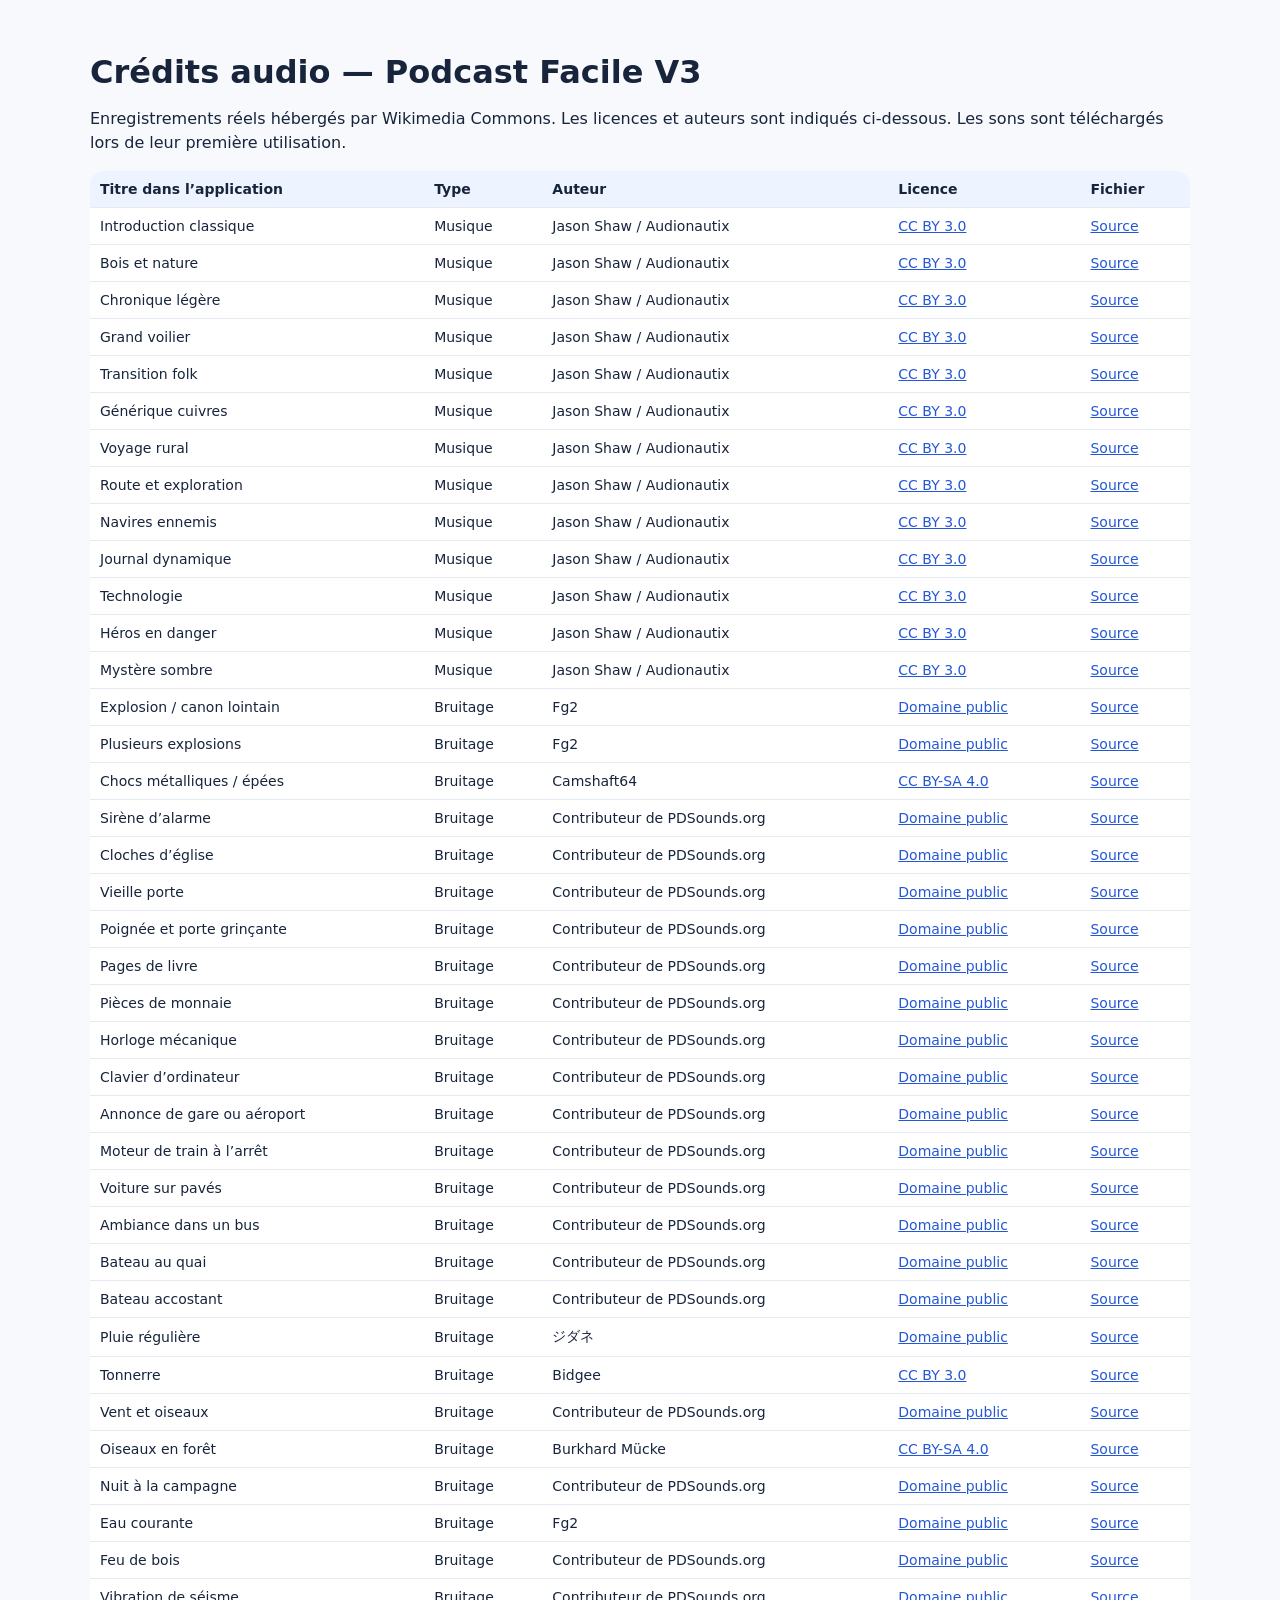
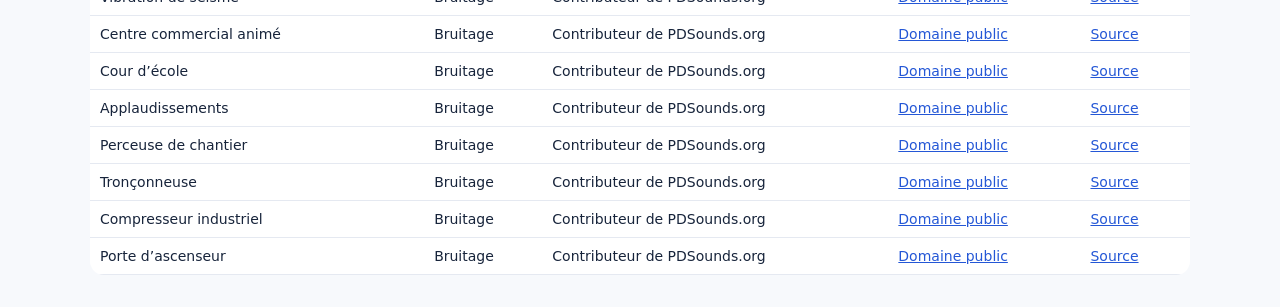
<file: app/public/audio-credits.html>
<!doctype html><html lang="fr"><head><meta charset="utf-8"><meta name="viewport" content="width=device-width,initial-scale=1"><title>Crédits audio — Podcast Facile V3</title><style>body{font:16px system-ui;margin:0;background:#f7f9fc;color:#17243b}main{max-width:1100px;margin:auto;padding:32px 18px}h1{margin-bottom:8px}p{line-height:1.5}table{width:100%;border-collapse:collapse;background:white;border-radius:14px;overflow:hidden}th,td{text-align:left;padding:10px;border-bottom:1px solid #e5e9f1;font-size:14px}th{background:#edf3ff}a{color:#2457d6}@media(max-width:700px){table,tbody,tr,td{display:block}thead{display:none}tr{padding:10px;border-bottom:1px solid #ddd}td{border:0;padding:4px 8px}}</style></head><body><main><h1>Crédits audio — Podcast Facile V3</h1><p>Enregistrements réels hébergés par Wikimedia Commons. Les licences et auteurs sont indiqués ci-dessous. Les sons sont téléchargés lors de leur première utilisation.</p><table><thead><tr><th>Titre dans l’application</th><th>Type</th><th>Auteur</th><th>Licence</th><th>Fichier</th></tr></thead><tbody><tr><td>Introduction classique</td><td>Musique</td><td>Jason Shaw / Audionautix</td><td><a href="https://creativecommons.org/licenses/by/3.0/">CC BY 3.0</a></td><td><a href="https://commons.wikimedia.org/wiki/File:Audionautix-com-ccby-30secondclassical.mp3">Source</a></td></tr><tr><td>Bois et nature</td><td>Musique</td><td>Jason Shaw / Audionautix</td><td><a href="https://creativecommons.org/licenses/by/3.0/">CC BY 3.0</a></td><td><a href="https://commons.wikimedia.org/wiki/File:Audionautix-com-ccby-allgoodinthewood.mp3">Source</a></td></tr><tr><td>Chronique légère</td><td>Musique</td><td>Jason Shaw / Audionautix</td><td><a href="https://creativecommons.org/licenses/by/3.0/">CC BY 3.0</a></td><td><a href="https://commons.wikimedia.org/wiki/File:Audionautix-com-ccby-askrufus.mp3">Source</a></td></tr><tr><td>Grand voilier</td><td>Musique</td><td>Jason Shaw / Audionautix</td><td><a href="https://creativecommons.org/licenses/by/3.0/">CC BY 3.0</a></td><td><a href="https://commons.wikimedia.org/wiki/File:Audionautix-com-ccby-atallship.mp3">Source</a></td></tr><tr><td>Transition folk</td><td>Musique</td><td>Jason Shaw / Audionautix</td><td><a href="https://creativecommons.org/licenses/by/3.0/">CC BY 3.0</a></td><td><a href="https://commons.wikimedia.org/wiki/File:Audionautix-com-ccby-banjoshort.mp3">Source</a></td></tr><tr><td>Générique cuivres</td><td>Musique</td><td>Jason Shaw / Audionautix</td><td><a href="https://creativecommons.org/licenses/by/3.0/">CC BY 3.0</a></td><td><a href="https://commons.wikimedia.org/wiki/File:Audionautix-com-ccby-bighornsintro2.mp3">Source</a></td></tr><tr><td>Voyage rural</td><td>Musique</td><td>Jason Shaw / Audionautix</td><td><a href="https://creativecommons.org/licenses/by/3.0/">CC BY 3.0</a></td><td><a href="https://commons.wikimedia.org/wiki/File:Audionautix-com-ccby-countrycue1.mp3">Source</a></td></tr><tr><td>Route et exploration</td><td>Musique</td><td>Jason Shaw / Audionautix</td><td><a href="https://creativecommons.org/licenses/by/3.0/">CC BY 3.0</a></td><td><a href="https://commons.wikimedia.org/wiki/File:Audionautix-com-ccby-dobromash.mp3">Source</a></td></tr><tr><td>Navires ennemis</td><td>Musique</td><td>Jason Shaw / Audionautix</td><td><a href="https://creativecommons.org/licenses/by/3.0/">CC BY 3.0</a></td><td><a href="https://commons.wikimedia.org/wiki/File:Audionautix-com-ccby-enemyships.mp3">Source</a></td></tr><tr><td>Journal dynamique</td><td>Musique</td><td>Jason Shaw / Audionautix</td><td><a href="https://creativecommons.org/licenses/by/3.0/">CC BY 3.0</a></td><td><a href="https://commons.wikimedia.org/wiki/File:Audionautix-com-ccby-funbusyintro.mp3">Source</a></td></tr><tr><td>Technologie</td><td>Musique</td><td>Jason Shaw / Audionautix</td><td><a href="https://creativecommons.org/licenses/by/3.0/">CC BY 3.0</a></td><td><a href="https://commons.wikimedia.org/wiki/File:Audionautix-com-ccby-glitch.mp3">Source</a></td></tr><tr><td>Héros en danger</td><td>Musique</td><td>Jason Shaw / Audionautix</td><td><a href="https://creativecommons.org/licenses/by/3.0/">CC BY 3.0</a></td><td><a href="https://commons.wikimedia.org/wiki/File:Audionautix-com-ccby-heroinperil.mp3">Source</a></td></tr><tr><td>Mystère sombre</td><td>Musique</td><td>Jason Shaw / Audionautix</td><td><a href="https://creativecommons.org/licenses/by/3.0/">CC BY 3.0</a></td><td><a href="https://commons.wikimedia.org/wiki/File:Audionautix-com-ccby-houseofevil.mp3">Source</a></td></tr><tr><td>Explosion / canon lointain</td><td>Bruitage</td><td>Fg2</td><td><a href="https://creativecommons.org/publicdomain/mark/1.0/">Domaine public</a></td><td><a href="https://commons.wikimedia.org/wiki/File:Explosion-LS100155.ogg">Source</a></td></tr><tr><td>Plusieurs explosions</td><td>Bruitage</td><td>Fg2</td><td><a href="https://creativecommons.org/publicdomain/mark/1.0/">Domaine public</a></td><td><a href="https://commons.wikimedia.org/wiki/File:Explosions-LS100152.ogg">Source</a></td></tr><tr><td>Chocs métalliques / épées</td><td>Bruitage</td><td>Camshaft64</td><td><a href="https://creativecommons.org/licenses/by-sa/4.0/">CC BY-SA 4.0</a></td><td><a href="https://commons.wikimedia.org/wiki/File:Metal_Clanging_Noises.ogg">Source</a></td></tr><tr><td>Sirène d’alarme</td><td>Bruitage</td><td>Contributeur de PDSounds.org</td><td><a href="https://creativecommons.org/publicdomain/mark/1.0/">Domaine public</a></td><td><a href="https://commons.wikimedia.org/wiki/File:Alarm_or_siren.ogg">Source</a></td></tr><tr><td>Cloches d’église</td><td>Bruitage</td><td>Contributeur de PDSounds.org</td><td><a href="https://creativecommons.org/publicdomain/mark/1.0/">Domaine public</a></td><td><a href="https://commons.wikimedia.org/wiki/File:Church_bells_-_Leverkusen,_2007.oga">Source</a></td></tr><tr><td>Vieille porte</td><td>Bruitage</td><td>Contributeur de PDSounds.org</td><td><a href="https://creativecommons.org/publicdomain/mark/1.0/">Domaine public</a></td><td><a href="https://commons.wikimedia.org/wiki/File:Closing_an_old_door.ogg">Source</a></td></tr><tr><td>Poignée et porte grinçante</td><td>Bruitage</td><td>Contributeur de PDSounds.org</td><td><a href="https://creativecommons.org/publicdomain/mark/1.0/">Domaine public</a></td><td><a href="https://commons.wikimedia.org/wiki/File:Door_handle_creaking.ogg">Source</a></td></tr><tr><td>Pages de livre</td><td>Bruitage</td><td>Contributeur de PDSounds.org</td><td><a href="https://creativecommons.org/publicdomain/mark/1.0/">Domaine public</a></td><td><a href="https://commons.wikimedia.org/wiki/File:Book_paper_pages_assorted.ogg">Source</a></td></tr><tr><td>Pièces de monnaie</td><td>Bruitage</td><td>Contributeur de PDSounds.org</td><td><a href="https://creativecommons.org/publicdomain/mark/1.0/">Domaine public</a></td><td><a href="https://commons.wikimedia.org/wiki/File:Bag_of_coins.ogg">Source</a></td></tr><tr><td>Horloge mécanique</td><td>Bruitage</td><td>Contributeur de PDSounds.org</td><td><a href="https://creativecommons.org/publicdomain/mark/1.0/">Domaine public</a></td><td><a href="https://commons.wikimedia.org/wiki/File:Clock_ticking.ogg">Source</a></td></tr><tr><td>Clavier d’ordinateur</td><td>Bruitage</td><td>Contributeur de PDSounds.org</td><td><a href="https://creativecommons.org/publicdomain/mark/1.0/">Domaine public</a></td><td><a href="https://commons.wikimedia.org/wiki/File:Computer_keyboard.ogg">Source</a></td></tr><tr><td>Annonce de gare ou aéroport</td><td>Bruitage</td><td>Contributeur de PDSounds.org</td><td><a href="https://creativecommons.org/publicdomain/mark/1.0/">Domaine public</a></td><td><a href="https://commons.wikimedia.org/wiki/File:Airport_station_bulleti.ogg">Source</a></td></tr><tr><td>Moteur de train à l’arrêt</td><td>Bruitage</td><td>Contributeur de PDSounds.org</td><td><a href="https://creativecommons.org/publicdomain/mark/1.0/">Domaine public</a></td><td><a href="https://commons.wikimedia.org/wiki/File:Droning_train_motor_on_halt.ogg">Source</a></td></tr><tr><td>Voiture sur pavés</td><td>Bruitage</td><td>Contributeur de PDSounds.org</td><td><a href="https://creativecommons.org/publicdomain/mark/1.0/">Domaine public</a></td><td><a href="https://commons.wikimedia.org/wiki/File:Car_on_cobblestone.ogg">Source</a></td></tr><tr><td>Ambiance dans un bus</td><td>Bruitage</td><td>Contributeur de PDSounds.org</td><td><a href="https://creativecommons.org/publicdomain/mark/1.0/">Domaine public</a></td><td><a href="https://commons.wikimedia.org/wiki/File:Bus_drive_ambience_with_talk.ogg">Source</a></td></tr><tr><td>Bateau au quai</td><td>Bruitage</td><td>Contributeur de PDSounds.org</td><td><a href="https://creativecommons.org/publicdomain/mark/1.0/">Domaine public</a></td><td><a href="https://commons.wikimedia.org/wiki/File:Boat_by_a_wharf_1.ogg">Source</a></td></tr><tr><td>Bateau accostant</td><td>Bruitage</td><td>Contributeur de PDSounds.org</td><td><a href="https://creativecommons.org/publicdomain/mark/1.0/">Domaine public</a></td><td><a href="https://commons.wikimedia.org/wiki/File:Boat_landing_at_a_wharf.ogg">Source</a></td></tr><tr><td>Pluie régulière</td><td>Bruitage</td><td>ジダネ</td><td><a href="https://creativecommons.org/publicdomain/mark/1.0/">Domaine public</a></td><td><a href="https://commons.wikimedia.org/wiki/File:Rain.ogg">Source</a></td></tr><tr><td>Tonnerre</td><td>Bruitage</td><td>Bidgee</td><td><a href="https://creativecommons.org/licenses/by/3.0/">CC BY 3.0</a></td><td><a href="https://commons.wikimedia.org/wiki/File:Thunder.ogg">Source</a></td></tr><tr><td>Vent et oiseaux</td><td>Bruitage</td><td>Contributeur de PDSounds.org</td><td><a href="https://creativecommons.org/publicdomain/mark/1.0/">Domaine public</a></td><td><a href="https://commons.wikimedia.org/wiki/File:Breeze_birds_and_geese.ogg">Source</a></td></tr><tr><td>Oiseaux en forêt</td><td>Bruitage</td><td>Burkhard Mücke</td><td><a href="https://creativecommons.org/licenses/by-sa/4.0/">CC BY-SA 4.0</a></td><td><a href="https://commons.wikimedia.org/wiki/File:Atmo_%E2%80%93_Waldatmo_V%C3%B6gel.mp3">Source</a></td></tr><tr><td>Nuit à la campagne</td><td>Bruitage</td><td>Contributeur de PDSounds.org</td><td><a href="https://creativecommons.org/publicdomain/mark/1.0/">Domaine public</a></td><td><a href="https://commons.wikimedia.org/wiki/File:Country_night_noise.ogg">Source</a></td></tr><tr><td>Eau courante</td><td>Bruitage</td><td>Fg2</td><td><a href="https://creativecommons.org/publicdomain/mark/1.0/">Domaine public</a></td><td><a href="https://commons.wikimedia.org/wiki/File:Flowing-water-100019.ogg">Source</a></td></tr><tr><td>Feu de bois</td><td>Bruitage</td><td>Contributeur de PDSounds.org</td><td><a href="https://creativecommons.org/publicdomain/mark/1.0/">Domaine public</a></td><td><a href="https://commons.wikimedia.org/wiki/File:Dry_grass_burning_in_open_fireplace.ogg">Source</a></td></tr><tr><td>Vibration de séisme</td><td>Bruitage</td><td>Contributeur de PDSounds.org</td><td><a href="https://creativecommons.org/publicdomain/mark/1.0/">Domaine public</a></td><td><a href="https://commons.wikimedia.org/wiki/File:Earthquake.ogg">Source</a></td></tr><tr><td>Centre commercial animé</td><td>Bruitage</td><td>Contributeur de PDSounds.org</td><td><a href="https://creativecommons.org/publicdomain/mark/1.0/">Domaine public</a></td><td><a href="https://commons.wikimedia.org/wiki/File:1_minute_at_the_alexa_mall_in_berlin.ogg">Source</a></td></tr><tr><td>Cour d’école</td><td>Bruitage</td><td>Contributeur de PDSounds.org</td><td><a href="https://creativecommons.org/publicdomain/mark/1.0/">Domaine public</a></td><td><a href="https://commons.wikimedia.org/wiki/File:Douzen_kids_on_playground.ogg">Source</a></td></tr><tr><td>Applaudissements</td><td>Bruitage</td><td>Contributeur de PDSounds.org</td><td><a href="https://creativecommons.org/publicdomain/mark/1.0/">Domaine public</a></td><td><a href="https://commons.wikimedia.org/wiki/File:Applause_i.ogg">Source</a></td></tr><tr><td>Perceuse de chantier</td><td>Bruitage</td><td>Contributeur de PDSounds.org</td><td><a href="https://creativecommons.org/publicdomain/mark/1.0/">Domaine public</a></td><td><a href="https://commons.wikimedia.org/wiki/File:Drilling_next_door_5.ogg">Source</a></td></tr><tr><td>Tronçonneuse</td><td>Bruitage</td><td>Contributeur de PDSounds.org</td><td><a href="https://creativecommons.org/publicdomain/mark/1.0/">Domaine public</a></td><td><a href="https://commons.wikimedia.org/wiki/File:Chainsaw_10.ogg">Source</a></td></tr><tr><td>Compresseur industriel</td><td>Bruitage</td><td>Contributeur de PDSounds.org</td><td><a href="https://creativecommons.org/publicdomain/mark/1.0/">Domaine public</a></td><td><a href="https://commons.wikimedia.org/wiki/File:Compressor_motor.ogg">Source</a></td></tr><tr><td>Porte d’ascenseur</td><td>Bruitage</td><td>Contributeur de PDSounds.org</td><td><a href="https://creativecommons.org/publicdomain/mark/1.0/">Domaine public</a></td><td><a href="https://commons.wikimedia.org/wiki/File:Elevator_door_closing.ogg">Source</a></td></tr></tbody></table></main></body></html>
</file>
<file: site/assets/index-CZsT-Iz4.css>
:root{color:#182238;font-synthesis:none;text-rendering:optimizelegibility;--primary:#2457d6;--primary-dark:#163eaa;--primary-soft:#e9efff;--ink:#182238;--muted:#67738b;--border:#dce2ee;--surface:#fff;--danger:#b42337;--voice:#2878d2;--music:#7a4bc1;--sfx:#d87519;--silence:#748095;--jingle:#d14869;--transition:#218a65;--shadow:0 14px 36px #2a38581f;background:#f5f7fb;font-family:Inter,ui-sans-serif,system-ui,-apple-system,BlinkMacSystemFont,Segoe UI,sans-serif}*{box-sizing:border-box}html{scroll-behavior:smooth}body{background:#f5f7fb;min-width:320px;min-height:100vh;margin:0}button,input,select{font:inherit}button{cursor:pointer}button:disabled{cursor:not-allowed;opacity:.45}button:focus-visible,input:focus-visible,select:focus-visible{outline-offset:2px;outline:3px solid #2457d647}h1,h2,h3,p{margin-top:0}h1{letter-spacing:-.035em}p{color:var(--muted);line-height:1.55}.primary-button,.secondary-button,.ghost-button,.toolbar-button,.icon-text-button,.mini-button{border:0;border-radius:11px;min-height:42px;padding:0 17px;font-weight:750;transition:transform .15s,box-shadow .15s,background .15s}.primary-button{color:#fff;background:var(--primary);box-shadow:0 7px 18px #2457d63d}.primary-button:hover:not(:disabled){background:var(--primary-dark);transform:translateY(-1px)}.secondary-button{color:var(--primary-dark);background:#fff;border:1px solid #bfcbe3}.secondary-button:hover:not(:disabled){background:#f5f8ff;border-color:#8ea4cf}.ghost-button{color:#3d4b65;background:0 0}.ghost-button:hover:not(:disabled){background:#eef1f7}.large{min-height:52px;padding:0 24px;font-size:1rem}.compact{border-radius:9px;min-height:36px;padding:0 12px;font-size:.88rem}.danger,.danger-text{color:var(--danger)!important}.danger-text{background:0 0;border:0;font-weight:750}.brand{align-items:center;gap:10px;font-size:1.05rem;font-weight:850;display:flex}.brand-mark{color:#fff;background:var(--primary);letter-spacing:-.02em;border-radius:11px;place-items:center;width:37px;height:37px;font-size:.82rem;display:inline-grid;box-shadow:0 6px 16px #2457d63d}.home-screen,.setup-screen,.export-screen{min-height:100vh}.home-header,.simple-header{border-bottom:1px solid var(--border);z-index:10;-webkit-backdrop-filter:blur(12px);backdrop-filter:blur(12px);background:#ffffffeb;justify-content:space-between;align-items:center;height:76px;padding:0 clamp(20px,5vw,72px);display:flex;position:sticky;top:0}.home-content{max-width:1180px;margin:0 auto;padding:0 26px 90px}.home-hero{text-align:center;flex-direction:column;justify-content:center;align-items:center;min-height:510px;padding:74px 20px 52px;display:flex}.hero-symbol{align-items:center;gap:16px;margin-bottom:25px;font-size:2.1rem;display:flex}.hero-symbol span:first-child,.hero-symbol span:nth-child(3){width:68px;height:68px;box-shadow:var(--shadow);background:#fff;border-radius:22px;place-items:center;display:grid}.hero-symbol span:nth-child(2){color:#8d98ad;font-weight:300}.home-hero h1{color:#101a2d;max-width:760px;margin-bottom:18px;font-size:clamp(2.2rem,6vw,4.25rem);line-height:1.02}.home-hero>p{max-width:650px;font-size:1.15rem}.hero-actions{flex-wrap:wrap;justify-content:center;gap:12px;margin:24px 0 19px;display:flex}.privacy-line{color:#59667d!important;font-size:.9rem!important}.saved-projects{border:1px solid var(--border);background:#fff;border-radius:22px;padding:clamp(22px,4vw,38px);scroll-margin-top:95px;box-shadow:0 18px 48px #2f3c5a14}.section-heading-row{justify-content:space-between;align-items:center;gap:20px;display:flex}.section-heading-row h2{margin-bottom:5px;font-size:1.35rem}.section-heading-row p{margin-bottom:0;font-size:.92rem}.empty-projects{text-align:center;background:#fafbfe;border:1px dashed #cdd5e4;border-radius:16px;align-content:center;place-items:center;min-height:240px;margin-top:24px;padding:30px;display:grid}.empty-projects>div{margin-bottom:10px;font-size:2.4rem}.empty-projects p{margin:6px 0 0}.project-list{gap:10px;margin-top:25px;display:grid}.project-row{border:1px solid var(--border);border-radius:14px;grid-template-columns:auto 1fr auto;align-items:center;gap:16px;padding:15px;display:grid}.project-row:hover{background:#fbfcff;border-color:#b8c4dc}.project-icon{background:var(--primary-soft);border-radius:13px;place-items:center;width:46px;height:46px;font-size:1.35rem;display:grid}.project-details h3{margin:0 0 3px;font-size:1rem}.project-details p{margin:0;font-size:.84rem}.project-actions{align-items:center;gap:5px;display:flex}.icon-text-button{color:#4c5a72;background:0 0;min-height:36px;padding:0 10px;font-size:.84rem}.icon-text-button:hover{background:#f0f3f8}.setup-content,.export-content{width:min(980px,100% - 36px);margin:0 auto;padding:55px 0 90px}.step-number{color:var(--primary);margin-bottom:10px;font-size:.88rem;font-weight:800;display:inline-block}.setup-content>h1,.export-content>h1{margin-bottom:8px;font-size:clamp(2rem,5vw,3rem)}.lead{margin-bottom:38px;font-size:1.05rem}.setup-form-grid{grid-template-columns:1.5fr 1fr .7fr;gap:17px;margin-bottom:45px;display:grid}.field{gap:8px;display:grid}.field>span{color:#34425a;font-size:.89rem;font-weight:750}.field small{color:var(--muted);font-weight:500}.field b{color:var(--danger)}.field input{width:100%;min-height:48px;color:var(--ink);background:#fff;border:1px solid #c9d1df;border-radius:11px;padding:0 13px}.field input::placeholder{color:#9aa5b7}.template-grid{grid-template-columns:repeat(3,1fr);gap:13px;margin:18px 0 40px;display:grid}.template-card{text-align:left;border:1px solid var(--border);min-height:132px;color:var(--ink);background:#fff;border-radius:15px;flex-direction:column;align-items:flex-start;gap:8px;padding:20px;display:flex;position:relative}.template-card:hover{border-color:#9fb1d4;box-shadow:0 8px 24px #36456514}.template-card.selected{border:2px solid var(--primary);background:#f8faff;padding:19px}.template-card strong{font-size:1rem}.template-card small{color:var(--muted);line-height:1.4}.template-check{color:#fff;background:0 0;border-radius:50%;place-items:center;width:24px;height:24px;font-weight:900;display:grid;position:absolute;top:13px;right:13px}.template-card.selected .template-check{background:var(--primary)}.section-builder{border:1px solid var(--border);background:#fff;border-radius:18px;padding:24px}.section-edit-list{gap:8px;margin-top:19px;display:grid}.section-edit-row{grid-template-columns:28px 1fr 36px 36px 36px;align-items:center;gap:7px;display:grid}.section-edit-row>span{background:#eaf0fb;border-radius:8px;place-items:center;width:28px;height:28px;font-size:.8rem;font-weight:800;display:grid}.section-edit-row input{border:1px solid #cad2e1;border-radius:9px;min-height:40px;padding:0 11px}.section-edit-row button{background:#eef1f6;border:0;border-radius:8px;min-height:36px;font-weight:800}.setup-footer{justify-content:flex-end;gap:12px;margin-top:28px;display:flex}.app-shell{min-height:100vh;padding-bottom:96px}.editor-topbar{z-index:30;border-bottom:1px solid var(--border);-webkit-backdrop-filter:blur(13px);backdrop-filter:blur(13px);background:#fffffff5;grid-template-columns:auto minmax(150px,1fr) auto;align-items:center;gap:20px;min-height:68px;padding:9px 20px;display:grid;position:sticky;top:0}.brand-button{color:var(--ink);background:0 0;border:0;align-items:center;gap:9px;padding:0;font-weight:850;display:flex}.topbar-project{align-items:baseline;gap:13px;min-width:0;display:flex}.topbar-project strong{text-overflow:ellipsis;white-space:nowrap;overflow:hidden}.save-indicator{white-space:nowrap;color:#728099;font-size:.75rem}.save-indicator.saved{color:#267a5d}.save-indicator.dirty{color:#aa6416}.topbar-actions{align-items:center;gap:5px;display:flex}.toolbar-button{color:#43516a;background:0 0;min-height:38px;padding:0 10px}.toolbar-button:hover:not(:disabled){background:#eef1f6}.duration-chip{background:#eef1f6;border-radius:9px;align-items:center;min-height:34px;padding:0 11px;font-size:.83rem;font-weight:750;display:inline-flex}.editor-main{width:min(1040px,100% - 32px);margin:0 auto;padding:38px 0 60px}.editor-intro{justify-content:space-between;align-items:flex-end;gap:25px;margin-bottom:26px;display:flex}.editor-intro h1{margin-bottom:7px;font-size:clamp(1.8rem,4vw,2.75rem)}.editor-intro p{margin:0}.add-main{flex:none}.podcast-section{background:#fff;border:1px solid #d6ddea;border-radius:17px;margin-bottom:17px;overflow:hidden;box-shadow:0 6px 20px #2c39550d}.podcast-section-header{background:#f9fafd;border-bottom:1px solid #e1e6ef;grid-template-columns:35px 1fr auto 34px 34px 34px;align-items:center;gap:6px;min-height:59px;padding:8px 12px;display:grid}.collapse-button,.mini-button{color:#4e5c72;background:0 0;border:0;min-height:34px;padding:0;font-weight:900}.mini-button:hover:not(:disabled),.collapse-button:hover{background:#e9edf4}.section-title-input{min-width:0;color:var(--ink);background:0 0;border:0;border-radius:8px;padding:7px 9px;font-size:1rem;font-weight:850}.section-title-input:hover,.section-title-input:focus{background:#fff;box-shadow:inset 0 0 0 1px #bdc9df}.section-duration{color:#4f5d73;background:#e9edf5;border-radius:8px;padding:5px 9px;font-size:.78rem;font-weight:800}.block-stack{gap:9px;padding:12px;display:grid}.empty-section{text-align:center;color:#7a869b;background:#fbfcfe;border:1px dashed #ccd4e1;border-radius:12px;padding:22px;font-size:.9rem}.block-card{--type-color:var(--voice);border:1px solid #dfe4ed;border-left:5px solid var(--type-color);background:#fff;border-radius:13px;grid-template-columns:25px 48px minmax(140px,1fr) 42px auto 54px;align-items:center;gap:11px;min-height:78px;padding:9px 10px 9px 6px;transition:border .15s,box-shadow .15s,transform .15s;display:grid;position:relative}.block-card:hover{border-color:#bdc8da;box-shadow:0 7px 20px #2b385614}.block-card.active{border-color:var(--type-color);box-shadow:0 0 0 3px color-mix(in srgb, var(--type-color) 18%, transparent)}.block-music{--type-color:var(--music)}.block-sfx{--type-color:var(--sfx)}.block-silence{--type-color:var(--silence)}.block-jingle{--type-color:var(--jingle)}.block-transition{--type-color:var(--transition)}.drag-handle{cursor:grab;color:#9ba6b7;text-align:center;letter-spacing:-3px;font-weight:900}.block-icon{background:color-mix(in srgb, var(--type-color) 12%, white);border-radius:12px;place-items:center;width:44px;height:44px;font-size:1.3rem;display:grid}.block-info{grid-template-columns:auto 1fr;align-items:baseline;column-gap:8px;min-width:0;display:grid}.block-type-label{color:var(--type-color);text-transform:uppercase;letter-spacing:.05em;grid-column:1;font-size:.7rem;font-weight:900}.block-info strong{text-overflow:ellipsis;white-space:nowrap;grid-column:2;font-size:.96rem;overflow:hidden}.block-info small{color:#758097;grid-column:1/-1;margin-top:3px}.round-play{background:color-mix(in srgb, var(--type-color) 13%, white);width:40px;height:40px;color:var(--type-color);border:0;border-radius:50%;font-weight:900}.round-play:hover{background:var(--type-color);color:#fff}.block-actions{gap:3px;display:flex}.block-actions button,.move-buttons button{color:#4d5b72;background:0 0;border:0;border-radius:8px;min-height:34px;padding:0 8px;font-size:.8rem;font-weight:750}.block-actions button:hover,.move-buttons button:hover:not(:disabled){background:#eef1f6}.move-buttons{grid-template-columns:1fr 1fr;gap:2px;display:grid}.move-buttons button{padding:0}.add-inside-button,.add-section-button{color:#52627d;background:#fbfcfe;border:1px dashed #b7c2d6;border-radius:11px;min-height:45px;font-weight:750}.add-inside-button:hover,.add-section-button:hover{border-color:var(--primary);color:var(--primary);background:#f5f8ff}.add-section-button{width:100%}.global-player{z-index:35;-webkit-backdrop-filter:blur(15px);backdrop-filter:blur(15px);background:#fffffff5;border:1px solid #cbd4e4;border-radius:17px;grid-template-columns:47px 38px 1fr;align-items:center;gap:9px;width:min(750px,100% - 24px);min-height:68px;padding:9px 14px;display:grid;position:fixed;bottom:18px;left:50%;transform:translate(-50%);box-shadow:0 16px 45px #222e4933}.player-main-button{background:var(--primary);color:#fff;border:0;border-radius:50%;width:44px;height:44px;font-weight:900}.player-stop-button{color:#4d5b73;background:#eef1f6;border:0;border-radius:9px;width:34px;height:34px}.player-track{min-width:0}.player-title{justify-content:space-between;align-items:center;gap:15px;margin-bottom:5px;font-size:.78rem;display:flex}.player-title strong{text-overflow:ellipsis;white-space:nowrap;overflow:hidden}.player-title span{color:#6b7890;white-space:nowrap;font-variant-numeric:tabular-nums}.player-track input{width:100%;accent-color:var(--primary)}.modal-backdrop{z-index:80;-webkit-backdrop-filter:blur(4px);backdrop-filter:blur(4px);background:#10182894;place-items:center;padding:18px;display:grid;position:fixed;inset:0}.modal{background:#fff;border-radius:18px;width:min(570px,100%);max-height:calc(100vh - 36px);overflow:auto;box-shadow:0 28px 80px #0a122359}.modal.wide{width:min(900px,100%)}.modal-header{z-index:2;border-bottom:1px solid var(--border);-webkit-backdrop-filter:blur(10px);backdrop-filter:blur(10px);background:#fffffff5;justify-content:space-between;align-items:center;gap:15px;min-height:61px;padding:13px 18px;display:flex;position:sticky;top:0}.modal-header h2{margin:0;font-size:1.22rem}.modal-header button{color:#47556d;background:#eef1f6;border:0;border-radius:10px;width:38px;height:38px;font-size:1.5rem}.modal-lead{margin-bottom:15px;padding:19px 20px 0}.add-choice-grid{grid-template-columns:repeat(3,1fr);gap:11px;padding:0 20px 18px;display:grid}.add-choice{--type-color:var(--voice);text-align:left;min-height:145px;color:var(--ink);background:#fff;border:1px solid #dce2ec;border-radius:14px;flex-direction:column;align-items:flex-start;gap:8px;padding:17px;display:flex}.add-choice:hover{border-color:var(--type-color);background:color-mix(in srgb, var(--type-color) 5%, white);transform:translateY(-1px)}.add-choice>span{background:color-mix(in srgb, var(--type-color) 12%, white);border-radius:12px;place-items:center;width:42px;height:42px;font-size:1.3rem;display:grid}.add-choice strong{font-size:.94rem}.add-choice small{color:#6b7890;line-height:1.35}.privacy-note{border-top:1px solid var(--border);background:#f8f9fc;margin:0;padding:14px 20px;font-size:.83rem}.editor-modal-body{gap:20px;padding:20px;display:grid}.audio-source-panel,.trim-panel,.setting-group,.jingle-builder{border:1px solid var(--border);background:#fafbfe;border-radius:14px;padding:18px}.audio-source-panel h3,.trim-panel h3,.setting-group h3,.choice-setting h3,.jingle-step h3{margin-bottom:10px;font-size:.94rem}.selected-audio,.missing-audio{border-radius:9px;margin-top:10px;padding:10px 12px;font-size:.84rem;font-weight:700}.selected-audio{color:#216b50;background:#e8f5ef}.missing-audio{color:#9b3d2d;background:#fff1ed}.library-empty{margin:10px 0 0;font-size:.79rem}.file-button{min-height:39px}.recorder{background:#fff;border:1px solid #d7deea;border-radius:12px;margin-bottom:11px;padding:14px}.recorder-display{align-items:center;gap:14px;display:flex}.recorder-display>div:last-child{flex:1;justify-content:space-between;align-items:baseline;gap:12px;display:flex}.recorder-display span{color:#627087;font-variant-numeric:tabular-nums;font-weight:800}.mic-animation{justify-content:center;align-items:center;gap:3px;width:52px;height:34px;display:flex}.mic-animation i{background:#9aa6ba;border-radius:4px;width:4px;height:8px}.recorder-recording .mic-animation i{background:#d03954;animation:.75s ease-in-out infinite alternate meter}.recorder-recording .mic-animation i:nth-child(2){animation-delay:.12s}.recorder-recording .mic-animation i:nth-child(3){animation-delay:.28s}.recorder-recording .mic-animation i:nth-child(4){animation-delay:.18s}.recorder-recording .mic-animation i:nth-child(5){animation-delay:.38s}@keyframes meter{to{height:28px}}.recorder-actions{flex-wrap:wrap;align-items:center;gap:8px;margin-top:11px;display:flex}.record-button{color:#fff;background:#d03954;border:0;border-radius:10px;min-height:40px;padding:0 15px;font-weight:850}.check-row{color:#4f5d73;align-items:center;gap:8px;font-size:.84rem;font-weight:650;display:flex}.check-row input{width:18px;height:18px;accent-color:var(--primary)}.trim-visual{--trim-left:0%;--trim-right:0%;grid-template-columns:var(--trim-left) 1fr var(--trim-right);background:repeating-linear-gradient(90deg,#b9c5d9 0 3px,#0000 3px 7px),#eef2f7;border-radius:10px;height:58px;margin:12px 0;display:grid;overflow:hidden}.trim-visual span{color:#758197;place-items:center;font-size:.68rem;display:grid;overflow:hidden}.trim-visual span:nth-child(2){color:#214cba;background:#2457d62e;font-weight:850}.trim-sliders{grid-template-columns:1fr 1fr;gap:14px;display:grid}.trim-sliders label{color:#56647b;gap:5px;font-size:.78rem;font-weight:700;display:grid}.trim-sliders input{width:100%;accent-color:var(--primary)}.kept-duration{margin-top:10px;font-size:.83rem;display:block}.settings-columns{grid-template-columns:repeat(3,1fr);gap:12px;display:grid}.choice-setting{border:1px solid var(--border);background:#fff;border-radius:12px;padding:14px}.choice-buttons{gap:5px;display:grid}.choice-buttons button,.option-grid button,.segmented-wrap button{color:#4b5971;background:#fafbfc;border:1px solid #d4dce9;border-radius:8px;min-height:36px;padding:6px 9px;font-size:.79rem;font-weight:750}.choice-buttons button.selected,.option-grid button.selected,.segmented-wrap button.selected{border-color:var(--primary);background:var(--primary-soft);color:var(--primary-dark);box-shadow:inset 0 0 0 1px var(--primary)}.option-grid{grid-template-columns:repeat(4,1fr);gap:7px;display:grid}.compact-options{grid-template-columns:repeat(5,1fr)}.segmented-wrap{flex-wrap:wrap;gap:6px;display:flex}.compact-field{grid-template-columns:auto 1fr auto;align-items:center;margin-top:13px}.setting-title-row{justify-content:space-between;align-items:flex-start;gap:15px;display:flex}.setting-title-row h3{margin-bottom:4px}.setting-title-row p{margin:0;font-size:.8rem}.background-controls{gap:11px;display:grid}.background-controls .choice-setting{padding:10px}.background-controls .choice-buttons{grid-template-columns:repeat(3,1fr)}.jingle-builder{gap:13px;display:grid}.jingle-step{border-bottom:1px solid #e2e7f0;grid-template-columns:34px 1fr;gap:12px;padding-bottom:13px;display:grid}.jingle-step:last-of-type{border-bottom:0}.jingle-step>span{background:var(--primary);color:#fff;border-radius:9px;place-items:center;width:31px;height:31px;font-weight:900;display:grid}.jingle-step small{color:#26775a;margin-top:8px;font-weight:750;display:block}.inline-pickers{flex-wrap:wrap;gap:7px;display:flex}.error-box{color:#a3253b;background:#fff0f1;border-radius:9px;padding:11px 13px;font-size:.86rem;font-weight:700}.error-box.small{margin-top:10px}.modal-footer{z-index:2;border-top:1px solid var(--border);-webkit-backdrop-filter:blur(10px);backdrop-filter:blur(10px);background:#fffffff5;align-items:center;gap:8px;padding:13px 18px;display:flex;position:sticky;bottom:0}.footer-spacer{flex:1}.toast{z-index:100;color:#fff;max-width:min(410px,100% - 40px);box-shadow:var(--shadow);background:#182238;border-radius:11px;padding:13px 17px;font-size:.88rem;font-weight:700;position:fixed;bottom:101px;right:20px}.export-content{text-align:center;max-width:760px}.export-icon{background:var(--primary-soft);border-radius:24px;place-items:center;width:78px;height:78px;margin:0 auto 20px;font-size:2.3rem;display:grid}.export-content>h2{color:#4d5b72;font-weight:650}.export-summary{grid-template-columns:repeat(3,1fr);gap:10px;margin:25px 0 18px;display:grid}.export-summary>div{border:1px solid var(--border);background:#fff;border-radius:13px;padding:17px}.export-summary span{color:#6f7b90;margin-bottom:5px;font-size:.78rem;display:block}.export-summary strong{font-size:1.35rem}.listen-button{margin-bottom:20px}.checks-panel,.export-actions-panel{text-align:left;border:1px solid var(--border);background:#fff;border-radius:16px;margin-top:16px;padding:22px}.checks-panel h3,.export-actions-panel h3{margin-bottom:10px}.check-success{color:#216b50;background:#e8f5ef;border-radius:9px;padding:11px;font-weight:750}.warning-row{color:#855515;background:#fff5df;border-radius:9px;margin-top:7px;padding:11px;font-size:.87rem;font-weight:700}.checks-panel p{margin:11px 0 0;font-size:.78rem}.export-actions-panel{justify-content:space-between;align-items:center;gap:20px;display:flex}.export-actions-panel p{margin:0;font-size:.87rem}.export-actions-panel.secondary{background:#f9fafd}.help-steps{gap:10px;padding:18px;display:grid}.help-steps>div{grid-template-columns:36px 1fr;align-items:start;gap:12px;display:grid}.help-steps span{background:var(--primary-soft);width:34px;height:34px;color:var(--primary);border-radius:10px;place-items:center;font-weight:900;display:grid}.help-steps p{margin:0;font-size:.9rem}.important-note{color:#6c4b1c;background:#fff5df;border-radius:11px;margin:0 18px 18px;padding:14px}.important-note p{color:#7a5926;margin:5px 0 0;font-size:.83rem}@media (width<=920px){.editor-topbar{grid-template-columns:auto 1fr}.topbar-actions{grid-column:1/-1;justify-content:flex-end;padding-top:3px;overflow-x:auto}.setup-form-grid{grid-template-columns:1fr 1fr}.setup-form-grid .field:first-child{grid-column:1/-1}.template-grid{grid-template-columns:repeat(2,1fr)}.block-card{grid-template-columns:22px 44px minmax(120px,1fr) 40px 50px}.block-actions{border-top:1px solid #edf0f5;grid-column:3/-1;justify-content:flex-end;padding-top:5px}.move-buttons{grid-area:1/5}.settings-columns{grid-template-columns:1fr}.choice-buttons,.compact-options{grid-template-columns:repeat(3,1fr)}}@media (width<=680px){.home-header,.simple-header{height:64px;padding:0 15px}.home-content{padding:0 12px 65px}.home-hero{min-height:470px;padding:50px 10px 35px}.home-hero h1{font-size:2.45rem}.hero-actions,.hero-actions button{width:100%}.saved-projects{border-radius:17px;padding:17px}.section-heading-row{flex-direction:column;align-items:stretch}.project-row{grid-template-columns:auto 1fr}.project-actions{flex-wrap:wrap;grid-column:1/-1;justify-content:flex-end}.setup-content,.export-content{width:calc(100% - 24px);padding-top:35px}.setup-form-grid,.template-grid{grid-template-columns:1fr}.setup-form-grid .field:first-child{grid-column:auto}.section-builder{padding:15px}.section-edit-row{grid-template-columns:24px 1fr 34px 34px}.section-edit-row button.danger{grid-column:4}.setup-footer{flex-direction:column-reverse}.setup-footer button{width:100%}.editor-topbar{gap:9px;padding:8px 10px}.brand-name,.toolbar-button span{display:none}.topbar-project{flex-direction:column;align-items:flex-start;gap:2px}.save-indicator{font-size:.67rem}.topbar-actions{justify-content:flex-start}.editor-main{width:calc(100% - 18px);padding-top:25px}.editor-intro{flex-direction:column;align-items:stretch}.add-main{width:100%}.podcast-section-header{grid-template-columns:31px 1fr auto 31px 31px}.podcast-section-header .mini-button.danger{grid-column:5}.section-duration{display:none}.block-stack{padding:8px}.block-card{grid-template-columns:19px 40px minmax(0,1fr) 38px;gap:7px;padding:8px 8px 8px 4px}.block-icon{width:38px;height:38px}.block-info,.block-info>*{display:block}.block-info strong{margin:2px 0}.block-actions{grid-column:2/-1;justify-content:flex-start;overflow-x:auto}.block-actions button span{display:none}.move-buttons{grid-area:2/4}.global-player{border-radius:14px;width:calc(100% - 14px);bottom:9px}.modal-backdrop{align-items:end;padding:0}.modal,.modal.wide{border-radius:18px 18px 0 0;width:100%;max-height:94vh}.add-choice-grid{grid-template-columns:repeat(2,1fr);padding:0 12px 14px}.add-choice{min-height:133px;padding:13px}.editor-modal-body{padding:14px}.trim-sliders,.settings-columns{grid-template-columns:1fr}.option-grid,.compact-options{grid-template-columns:repeat(2,1fr)}.choice-buttons,.background-controls .choice-buttons{grid-template-columns:1fr}.modal-footer{flex-wrap:wrap}.modal-footer .secondary-button{width:100%}.export-summary{grid-template-columns:1fr 1fr 1fr}.export-actions-panel{flex-direction:column;align-items:stretch}.export-actions-panel button{width:100%}.toast{bottom:92px;right:12px}}@media (prefers-reduced-motion:reduce){*,:before,:after{scroll-behavior:auto!important;transition-duration:.001ms!important;animation-duration:.001ms!important;animation-iteration-count:1!important}}.source-actions{flex-wrap:wrap;align-items:center;gap:8px;display:flex}.library-note{margin:11px 0 0;padding-left:22px;font-size:.79rem;position:relative}.library-note:before{content:"✓";color:#26775a;font-weight:900;position:absolute;top:0;left:2px}.library-layer{z-index:110}.audio-library-modal{grid-template-rows:auto auto auto auto minmax(0,1fr) auto;width:min(1080px,100%);height:min(850px,100vh - 30px);display:grid;overflow:hidden}.audio-library-modal .modal-header{position:static}.audio-library-modal .modal-header>div{gap:3px;display:grid}.audio-library-modal .modal-header small{color:var(--muted);font-size:.78rem}.library-toolbar{border-bottom:1px solid var(--border);background:#fff;gap:12px;padding:16px 18px 13px;display:grid}.library-search{background:#fbfcff;border:1px solid #c8d2e2;border-radius:12px;grid-template-columns:38px 1fr;align-items:center;height:47px;display:grid}.library-search span{text-align:center;color:#6e7c94;font-size:1.4rem}.library-search input{height:100%;color:var(--ink);background:0 0;border:0;outline:0;padding:0 13px 0 0}.library-categories{scrollbar-width:thin;gap:7px;padding-bottom:3px;display:flex;overflow-x:auto}.library-categories button{color:#53617a;background:#fff;border:1px solid #d5ddea;border-radius:999px;flex:none;min-height:34px;padding:0 12px;font-size:.76rem;font-weight:750}.library-categories button.selected{border-color:var(--primary);background:var(--primary-soft);color:var(--primary-dark)}.library-info{color:#2b6652;background:#ebf7f1;border-radius:10px;align-items:center;gap:10px;margin:12px 18px 0;padding:10px 13px;font-size:.78rem;display:flex}.library-info strong{white-space:nowrap}.library-results-heading{justify-content:space-between;align-items:center;padding:14px 18px 8px;font-size:.82rem;display:flex}.library-results-heading button{color:var(--primary);background:0 0;border:0;font-weight:750}.library-grid{align-content:start;gap:9px;min-height:0;padding:0 18px 18px;display:grid;overflow-y:auto}.library-card{border:1px solid var(--border);background:#fff;border-radius:13px;grid-template-columns:52px minmax(0,1fr) auto;align-items:center;gap:13px;padding:13px;display:grid}.library-card:hover{border-color:#aebcd5;box-shadow:0 7px 20px #2c3a5912}.library-card-icon{background:var(--primary-soft);border-radius:13px;place-items:center;width:48px;height:48px;font-size:1.45rem;display:grid}.library-card-copy{min-width:0}.library-card-copy>span{color:var(--primary);text-transform:uppercase;letter-spacing:.04em;margin-bottom:2px;font-size:.68rem;font-weight:850;display:block}.library-card-copy h3{margin:0 0 4px;font-size:.94rem}.library-card-copy p{margin:0 0 4px;font-size:.78rem;line-height:1.35}.library-card-copy small{color:#78849a;font-size:.7rem;display:block}.library-card-actions{align-items:center;gap:7px;display:flex}.preview-button{color:#3e4d66;background:#fff;border:1px solid #c7d1e2;border-radius:9px;min-height:36px;padding:0 11px;font-size:.78rem;font-weight:800}.preview-button:hover:not(:disabled){background:#f3f6fb}.library-no-result{text-align:center;background:#fafbfe;border:1px dashed #cbd5e5;border-radius:14px;align-content:center;place-items:center;min-height:260px;display:grid}.library-no-result span{margin-bottom:8px;font-size:2rem}.library-no-result p{margin:5px 0 0;font-size:.84rem}.library-error{margin:0 18px 16px}.jingle-sound-grid{grid-template-columns:1fr 1fr;gap:12px;display:grid}.jingle-sound-grid>div{background:#fff;border:1px solid #dce3ee;border-radius:10px;padding:11px}.jingle-sound-grid strong{margin-bottom:8px;font-size:.8rem;display:block}@media (width<=720px){.audio-library-modal{border-radius:15px;height:calc(100vh - 12px)}.library-layer{padding:6px}.library-info{flex-direction:column;align-items:flex-start;gap:2px}.library-card{grid-template-columns:42px minmax(0,1fr)}.library-card-icon{border-radius:11px;width:40px;height:40px;font-size:1.2rem}.library-card-actions{grid-column:1/-1;justify-content:stretch}.library-card-actions button{flex:1}.jingle-sound-grid{grid-template-columns:1fr}.source-actions{align-items:stretch}.source-actions>button,.source-actions>.file-button{flex:190px}}.library-credit{color:#667085;flex-wrap:wrap;gap:4px;margin-top:5px;font-size:.66rem;line-height:1.3;display:flex}.library-credit a{color:var(--primary);font-weight:750;text-decoration:none}.library-credit a:hover{text-decoration:underline}.setup-content-simple{max-width:760px;padding-top:70px}.setup-form-simple{grid-template-columns:1fr;margin-top:32px}.section-add-actions{flex-wrap:wrap;justify-content:center;gap:12px;margin:24px 0 105px;display:flex}.section-add-actions .add-section-button{margin:0}.add-jingle-button{color:#9f2948;background:#fff0f4;border:1px solid #d1486959;border-radius:13px;min-height:48px;padding:0 22px;font-weight:800}.add-jingle-button:hover{background:#ffe4ec;border-color:#d1486999}.jingle-section{border-color:#d1486961;box-shadow:0 12px 30px #d1486914}.jingle-section .podcast-section-header{background:linear-gradient(90deg,#fff4f7,#fff)}.section-kind-badge{color:#9f2948;text-transform:uppercase;letter-spacing:.04em;background:#ffe3eb;border-radius:999px;padding:5px 9px;font-size:.75rem;font-weight:850}.voice-cue-editor{background:linear-gradient(#f7faff,#fff);border:1px solid #cfd9ef;border-radius:16px;margin-top:18px;padding:19px}.voice-cue-editor h3{margin-bottom:5px}.voice-cue-editor .setting-title-row{align-items:flex-start}.cue-count{background:var(--primary-soft);color:var(--primary-dark);border-radius:999px;flex:none;padding:6px 10px;font-size:.78rem;font-weight:800}.cue-player{grid-template-columns:44px 52px minmax(140px,1fr) 52px;align-items:center;gap:9px;margin:14px 0;display:grid}.cue-play-button{color:#fff;background:var(--primary);border:0;border-radius:50%;width:44px;height:44px;font-weight:900;box-shadow:0 6px 16px #2457d640}.cue-time{color:#536078;font-variant-numeric:tabular-nums;text-align:center;font-size:.82rem}.cue-range-shell{min-width:0;position:relative}.cue-range-shell>input{width:100%;accent-color:var(--primary)}.cue-marker{background:var(--sfx);border:2px solid #fff;border-radius:50%;width:13px;height:13px;padding:0;position:absolute;top:50%;transform:translate(-50%,-50%);box-shadow:0 1px 5px #00000047}.cue-add-actions{flex-wrap:wrap;gap:9px;margin:12px 0 15px;display:flex}.cue-list{gap:9px;margin-top:12px;display:grid}.cue-row{background:#fff;border:1px solid #e0e6f1;border-radius:12px;grid-template-columns:58px minmax(150px,1fr) 105px minmax(130px,1fr) auto 36px;align-items:end;gap:9px;padding:12px;display:grid}.cue-position{color:#a34d08;background:#fff0e4;border:0;border-radius:9px;align-self:center;min-height:36px;font-weight:850}.cue-name{align-self:center;min-width:0}.cue-name strong,.cue-name small{text-overflow:ellipsis;white-space:nowrap;display:block;overflow:hidden}.cue-name small{color:var(--muted);margin-top:3px}.cue-row label{color:#4c5870;gap:5px;font-size:.76rem;font-weight:750;display:grid}.cue-row select{border:1px solid var(--border);background:#fff;border-radius:9px;min-height:38px;padding:0 8px}.cue-duration input{width:100%;accent-color:var(--sfx)}.cue-help{margin:12px 0 0;font-size:.83rem}@media (width<=900px){.cue-row{grid-template-columns:58px minmax(0,1fr) 105px 36px;align-items:center}.cue-duration,.cue-row .secondary-button{grid-column:2/4}}@media (width<=620px){.cue-player{grid-template-columns:44px 1fr 52px}.cue-player .cue-time:first-of-type{display:none}.cue-row{grid-template-columns:52px 1fr 36px}.cue-row label,.cue-duration,.cue-row .secondary-button{grid-column:1/4}}.library-source-link{color:#667085;opacity:.7;width:fit-content;margin-top:.3rem;font-size:.74rem;text-decoration:none;display:inline-flex}.library-source-link:hover{opacity:1;text-decoration:underline}.library-footer-note{text-align:center;color:#667085;flex-wrap:wrap;justify-content:center;gap:.3rem .75rem;padding:8px 18px 16px;font-size:.78rem;line-height:1.4;display:flex}.library-footer-note a{color:inherit;text-underline-offset:2px;text-decoration:underline}.transition-controls{grid-template-columns:minmax(0,1fr) minmax(210px,.55fr);align-items:end;gap:14px;display:grid}.transition-controls .choice-setting{padding:11px}.transition-controls .choice-buttons{grid-template-columns:repeat(3,1fr)}.jingle-selected{background:#e8f5ef;border-radius:9px;justify-content:space-between;align-items:center;gap:12px;margin-top:8px;padding:8px 10px;display:flex}.jingle-selected small{text-overflow:ellipsis;white-space:nowrap;min-width:0;margin:0;overflow:hidden}.jingle-style-description{color:#334b79;background:#edf3ff;border-radius:10px;margin:0;padding:11px 13px;font-size:.83rem;line-height:1.45}.cue-source-range{grid-template-columns:1fr 1fr;gap:7px 10px;display:grid}.cue-source-range>strong{color:#4c5870;grid-column:1/-1;font-size:.76rem}.cue-source-range input{width:100%;accent-color:var(--sfx)}@media (width<=900px){.cue-row{grid-template-columns:58px minmax(0,1fr) 105px 36px}.cue-source-range{grid-column:2/4}}@media (width<=650px){.transition-controls,.cue-source-range{grid-template-columns:1fr}.cue-source-range>strong{grid-column:1}}.podcast-section-header{grid-template-columns:35px minmax(120px,1fr) 34px auto auto 34px 34px 34px}.section-help-button{width:30px;height:30px;color:var(--primary);background:#fff;border:1px solid #b8c7e3;border-radius:50%;padding:0;font-weight:900}.section-help-button:hover{background:var(--primary-soft);border-color:var(--primary)}.section-type-grid{grid-template-columns:repeat(3,1fr);gap:11px;padding:0 20px 22px;display:grid}.section-type-choice{text-align:left;min-height:166px;color:var(--ink);background:#fff;border:1px solid #d8e0ec;border-radius:15px;flex-direction:column;align-items:flex-start;gap:9px;padding:18px;display:flex}.section-type-choice:hover{border-color:var(--primary);background:#f7f9ff;transform:translateY(-1px)}.section-type-choice.jingle-choice{background:#fff8fa;border-color:#d148694d}.section-type-choice.jingle-choice:hover{border-color:var(--jingle)}.section-type-choice>span{font-size:1.55rem}.section-type-choice strong{font-size:.96rem}.section-type-choice small{color:var(--muted);line-height:1.42}.section-help-content{padding:20px}.section-help-intro{background:var(--primary-soft);border-radius:13px;grid-template-columns:48px 1fr;align-items:center;gap:13px;padding:15px;display:grid}.section-help-intro>span{text-align:center;font-size:1.65rem}.section-help-intro p{color:#33456a;margin:0}.section-help-content h3{margin:22px 0 9px;font-size:.96rem}.section-help-content ul{color:#46546b;margin:0;padding-left:22px;line-height:1.65}.example-phrases{gap:8px;display:grid}.example-phrases p{border-left:3px solid var(--primary);color:#3f4d64;background:#f7f9fc;border-radius:0 9px 9px 0;margin:0;padding:11px 13px}.section-help-note{margin:18px 0 0;font-size:.84rem}.background-timing{background:#fff;border:1px solid #e0e5ee;border-radius:11px;gap:8px;padding:10px 12px;display:grid}.background-timing.enabled{background:#f8faff;border-color:#b8c8e7}.timing-buttons{gap:7px;padding-left:25px;display:flex}.timing-buttons button{color:#4d5a70;background:#fff;border:1px solid #c8d2e2;border-radius:9px;min-width:54px;min-height:34px;font-weight:800}.timing-buttons button.selected{border-color:var(--primary);background:var(--primary);color:#fff}.record-sfx-button{color:#a82846;background:#fff4f6;border:1px solid #df8ea0;border-radius:10px;min-height:39px;padding:0 14px;font-weight:800}.record-sfx-button:hover{background:#ffe7ed;border-color:#c83f5e}.inline-sfx-recorder{background:#fff8fa;border:1px solid #e3ccd2;border-radius:12px;margin-top:12px;padding:12px}.inline-sfx-recorder .recorder{margin:0}.jingle-settings{grid-template-columns:repeat(2,1fr)}@media (width<=760px){.section-type-grid{grid-template-columns:1fr 1fr;padding:0 14px 18px}.podcast-section-header{grid-template-columns:31px minmax(90px,1fr) 31px auto 31px 31px}.podcast-section-header .section-kind-badge,.podcast-section-header .section-duration{display:none}}@media (width<=480px){.section-type-grid{grid-template-columns:1fr}.section-type-choice{min-height:132px}}.preview-spinner{border:2px solid;border-right-color:#0000;border-radius:50%;width:15px;height:15px;animation:.75s linear infinite preview-spin;display:inline-block}@keyframes preview-spin{to{transform:rotate(360deg)}}.timed-preview{gap:5px;min-width:190px;display:grid}.timed-preview.compact{min-width:150px}.preview-control{width:100%;min-height:44px;color:var(--primary);background:#fff;border:1px solid #b9c8e4;border-radius:10px;padding:9px 13px;position:relative;overflow:hidden}.preview-control:hover:not(:disabled){border-color:var(--primary);background:var(--primary-soft)}.preview-control.loading{color:#52627e;background:#f3f6fb}.preview-control.playing{border-color:var(--primary);background:#edf2ff}.preview-control-main{z-index:1;justify-content:center;align-items:center;gap:8px;display:flex;position:relative}.preview-control-main strong{font-size:.9rem}.preview-control-main small{color:#53617a;font-variant-numeric:tabular-nums;margin-left:auto}.preview-progress{background:#dbe4f5;height:4px;position:absolute;bottom:0;left:0;right:0}.preview-progress i{border-radius:inherit;background:var(--primary);height:100%;transition:width 80ms linear;display:block}.preview-error{color:var(--danger);line-height:1.3}.library-card-actions .timed-preview{flex:165px}.library-card-actions .preview-control{min-height:38px;padding:7px 10px}.recording-badge{color:#16724a;white-space:nowrap;background:#e7f7ef;border-radius:999px;padding:6px 10px;font-size:.78rem;font-weight:800}.transition-recording-grid{grid-template-columns:repeat(2,minmax(0,1fr));gap:10px;margin-top:14px;display:grid}.transition-recording-card{background:#fff;border:1px solid #d7dfec;border-radius:13px;transition:border-color .16s,box-shadow .16s;overflow:hidden}.transition-recording-card.selected{border-color:var(--primary);box-shadow:0 0 0 2px #2557d61f}.transition-recording-card>button{width:100%;color:var(--ink);text-align:left;background:0 0;border:0;grid-template-columns:34px minmax(0,1fr) auto;align-items:center;gap:9px;padding:12px;display:grid}.transition-recording-card>button:hover:not(:disabled){background:#f6f8ff}.transition-recording-card>button>span:first-child{text-align:center;font-size:1.35rem}.transition-recording-card>button>span:nth-child(2){gap:3px;display:grid}.transition-recording-card>button small{color:var(--muted);line-height:1.3}.transition-recording-card>button em{min-width:29px;color:var(--primary);text-align:right;font-size:.78rem;font-style:normal;font-weight:800}.transition-recording-card>a{color:#5c6d8b;border-top:1px solid #edf0f5;padding:6px 12px 8px 55px;font-size:.72rem;text-decoration:none;display:block}.transition-recording-card>a:hover{color:var(--primary);text-decoration:underline}.modal-footer>.timed-preview{min-width:230px}.round-play .preview-spinner,.player-main-button .preview-spinner,.cue-play-button .preview-spinner{width:14px;height:14px}@media (width<=700px){.transition-recording-grid{grid-template-columns:1fr}.recording-badge{white-space:normal;text-align:center}.modal-footer>.timed-preview{width:100%;min-width:0}.preview-control-main{flex-wrap:wrap}.preview-control-main small{width:100%;margin:0}}.music-volume-slider{border:1px solid var(--border);background:#fff;border-radius:12px;gap:12px;padding:14px;display:grid}.music-volume-heading{justify-content:space-between;align-items:center;gap:12px;display:flex}.music-volume-heading strong{font-size:.94rem}.music-volume-heading output{background:var(--primary-soft);min-width:58px;color:var(--primary-dark);text-align:center;font-variant-numeric:tabular-nums;border-radius:999px;padding:5px 9px;font-size:.82rem;font-weight:850}.music-volume-slider input{width:100%;accent-color:var(--primary);cursor:pointer}.music-volume-slider small{color:var(--muted);font-size:.75rem}.background-controls .music-volume-slider{padding:10px}
</file>
